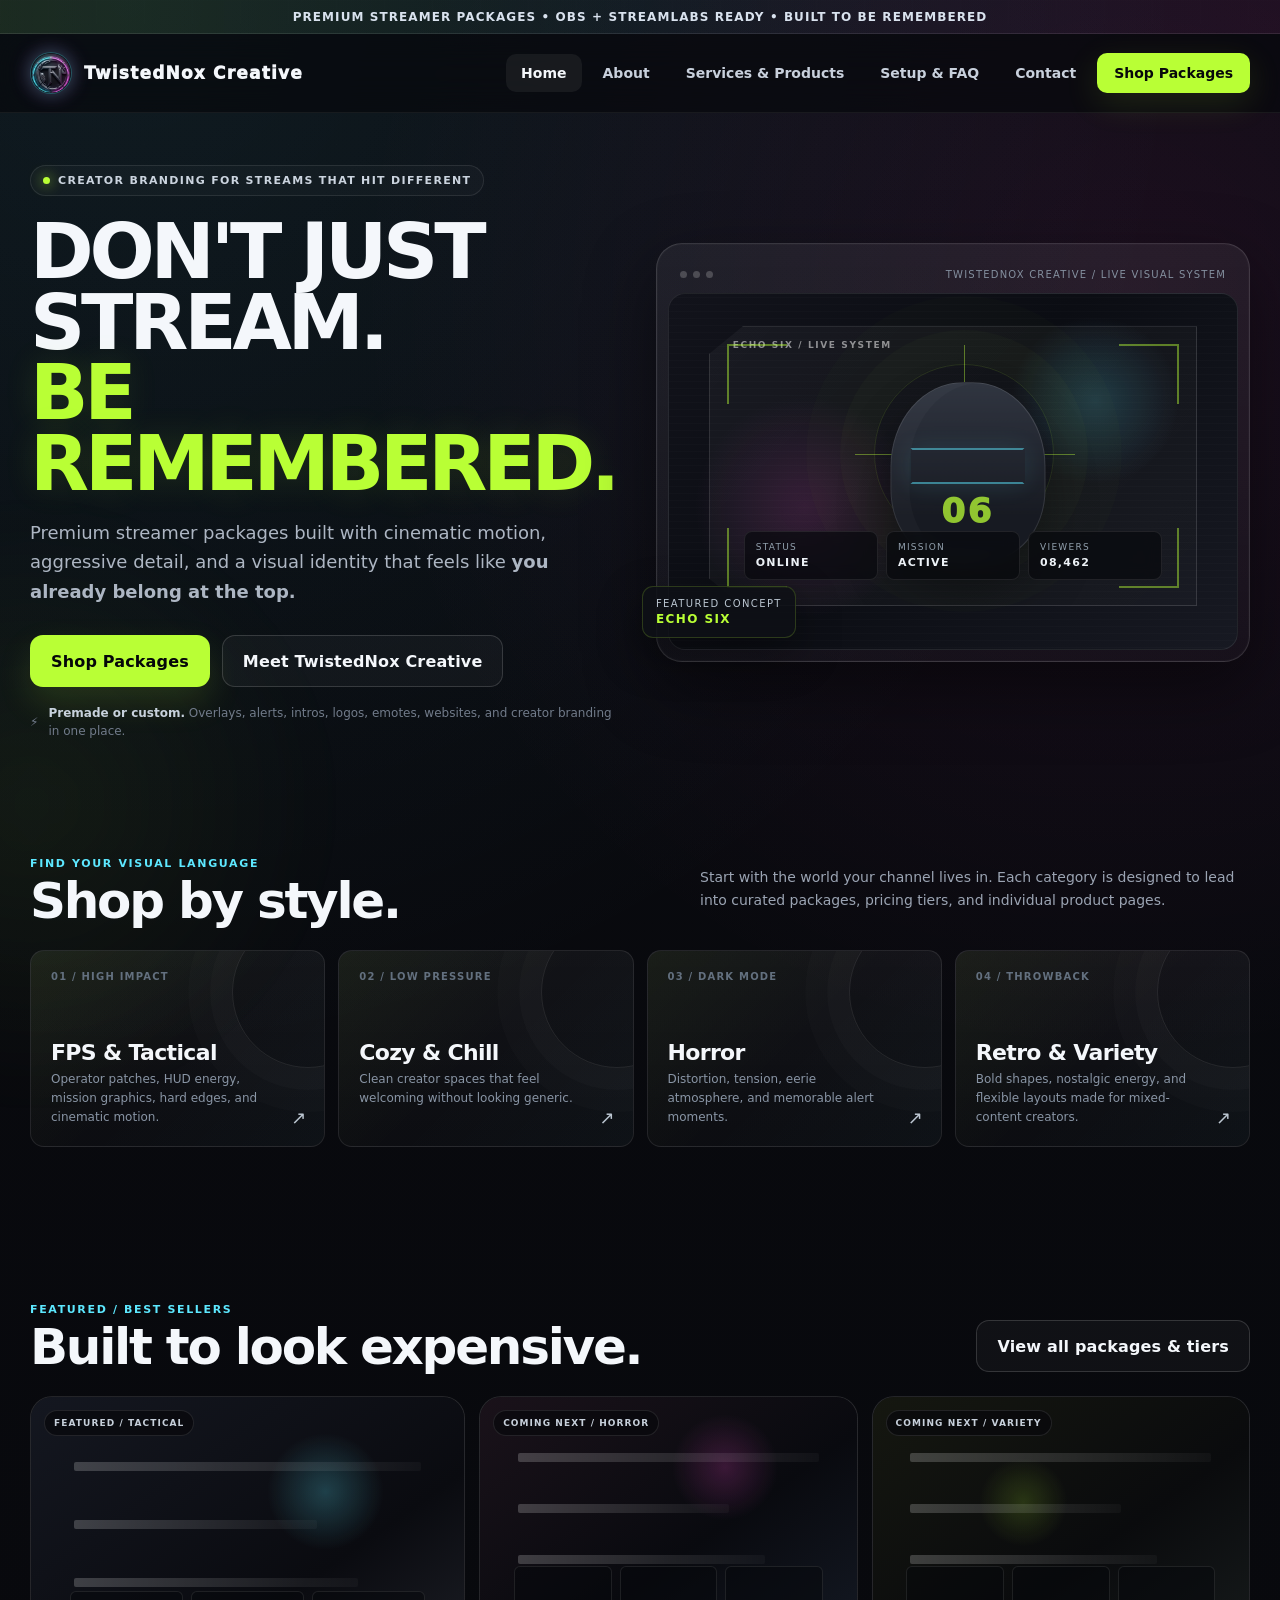
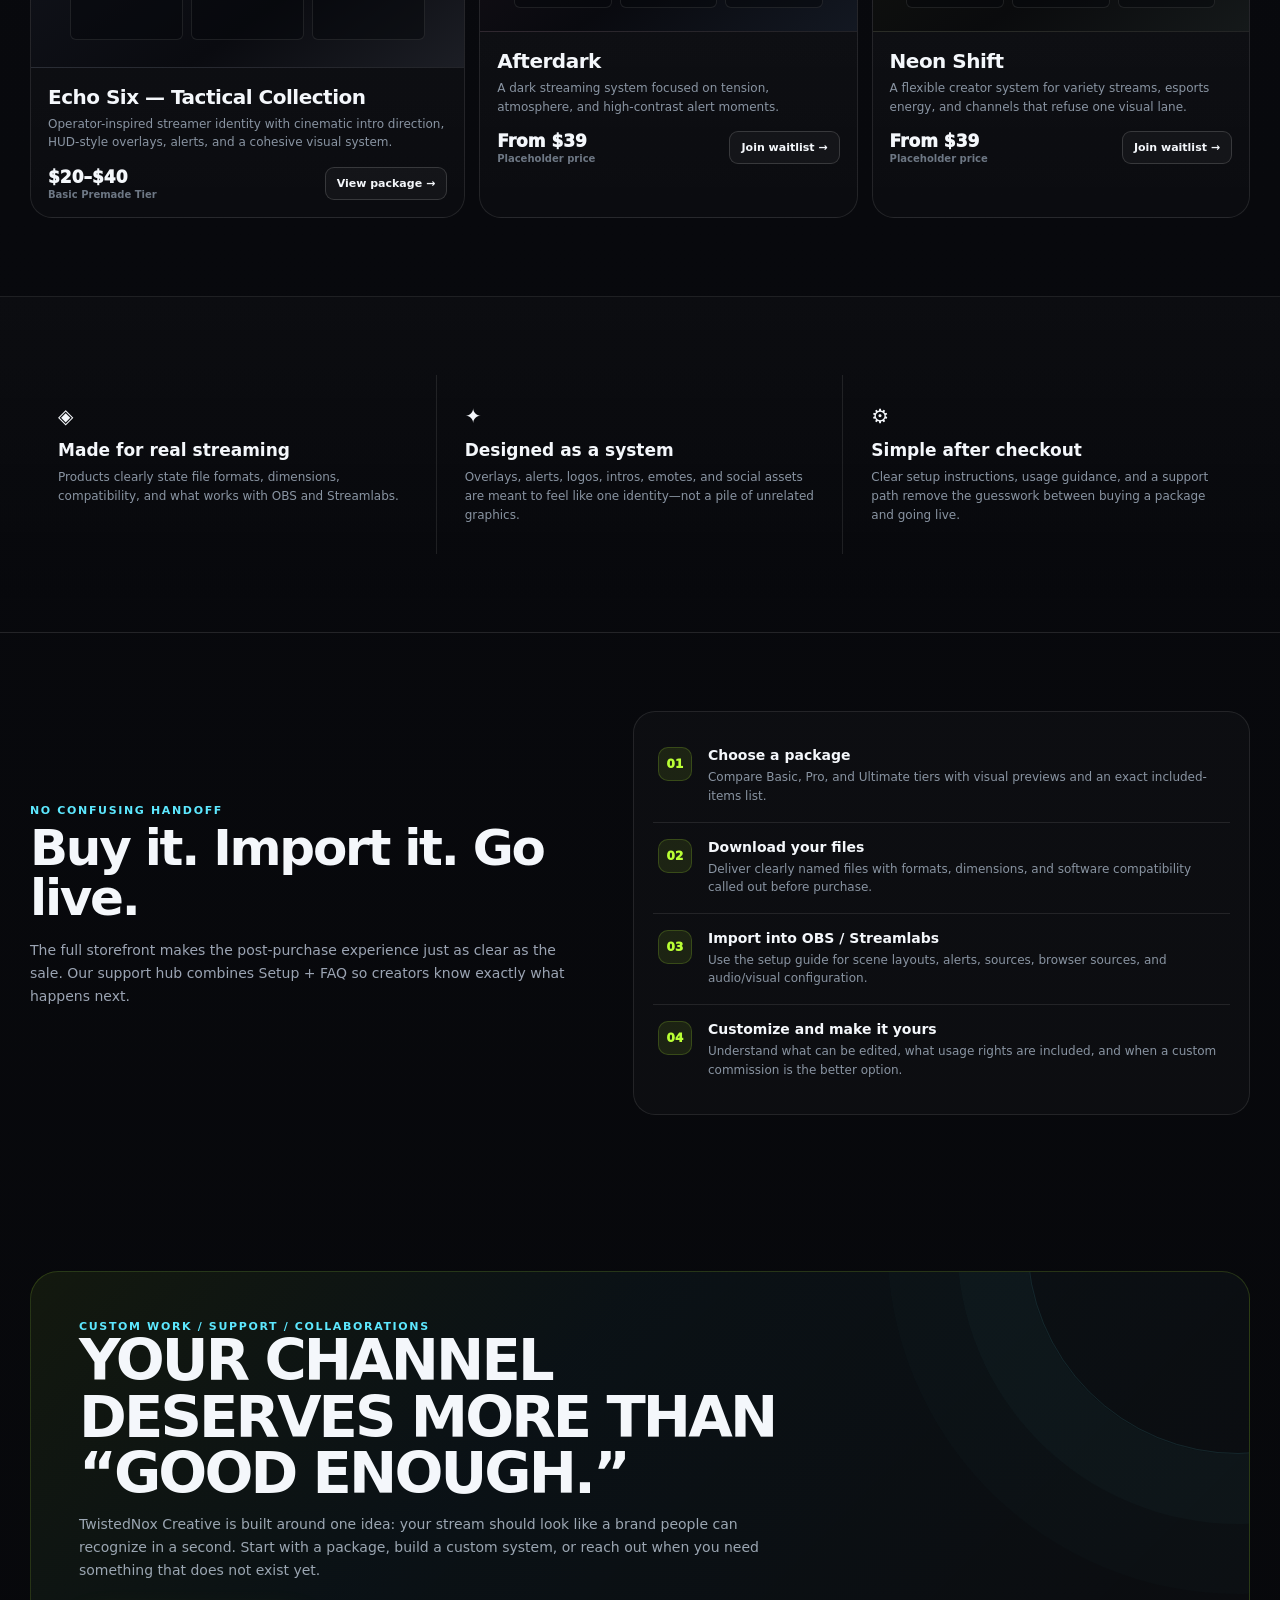
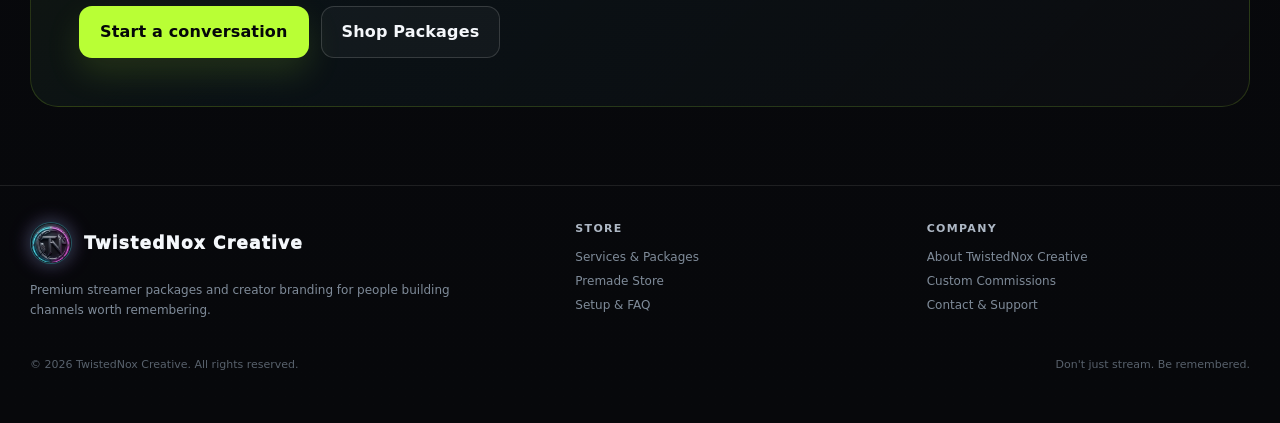
<file: index.html>
<!doctype html>
<html lang="en">
<head>
  <meta charset="utf-8" />
  <meta name="viewport" content="width=device-width, initial-scale=1" />
  <meta name="theme-color" content="#08090d" />
  <meta name="description" content="TwistedNox Creative creates cinematic, aggressive, premium streamer packages, animated overlays, alerts, logos, intros, emotes, websites, and creator branding built to make streams impossible to forget." />
  <meta name="keywords" content="Twitch overlays, Streamlabs overlays, OBS overlays, streamer packages, animated alerts, streamer branding, gaming graphics, esports branding, Twitch graphics, YouTube streaming, Kick streaming" />
  <meta name="author" content="TwistedNox Creative" />
  <meta property="og:title" content="TwistedNox Creative — Don't Just Stream. Be Remembered." />
  <meta property="og:description" content="Premium streamer packages and creator branding built around cinematic energy, aggressive esports aesthetics, and instant visual identity." />
  <meta property="og:type" content="website" />
  <title>TwistedNox Creative — Don't Just Stream. Be Remembered.</title>
  <link rel="icon" type="image/png" href="assets/twistednox-emblem-icon.png" />
  <link rel="apple-touch-icon" href="assets/twistednox-emblem-256.png" />

  <script type="application/ld+json">
  {
    "@context":"https://schema.org",
    "@type":"Organization",
    "name":"TwistedNox Creative",
    "alternateName":"TwistedNox Creative",
    "description":"Digital creative studio creating premium streamer packages, animated graphics, creator branding, intros, emotes, websites, and social identity assets.",
    "slogan":"Don't just stream. Be remembered.",
    "url":"https://example.com",
    "sameAs":[],
    "brand":{
      "@type":"Brand",
      "name":"TwistedNox Creative"
    }
  }
  </script>

  <style>
    :root {
      --bg: #08090d;
      --bg-2: #0d1018;
      --panel: rgba(17,20,30,.76);
      --panel-strong: #11141e;
      --line: rgba(255,255,255,.095);
      --line-strong: rgba(255,255,255,.15);
      --text: #f4f7fb;
      --muted: #9ba4b3;
      --muted-2: #717b8a;
      --accent: #b9ff35;
      --accent-2: #5de8ff;
      --hot: #ff4dd8;
      --danger: #ff4e5b;
      --shadow: 0 25px 70px rgba(0,0,0,.46);
      --radius: 22px;
      --radius-sm: 14px;
      --max: 1220px;
    }

    * { box-sizing: border-box; }
    html { scroll-behavior: smooth; }
    body {
      margin: 0;
      color: var(--text);
      background:
        radial-gradient(circle at 10% 0%, rgba(93,232,255,.08), transparent 28%),
        radial-gradient(circle at 88% 8%, rgba(255,77,216,.08), transparent 22%),
        linear-gradient(180deg, #090a0f 0%, #07080b 100%);
      font-family: Inter, ui-sans-serif, system-ui, -apple-system, BlinkMacSystemFont, "Segoe UI", sans-serif;
      overflow-x: hidden;
    }

    a { color: inherit; text-decoration: none; }
    button, a { -webkit-tap-highlight-color: transparent; }
    img, video { max-width: 100%; display: block; }
    .container { width: min(var(--max), calc(100% - 40px)); margin-inline: auto; }

    /* Ambient background grid */
    body::before {
      content: "";
      position: fixed;
      inset: 0;
      pointer-events: none;
      z-index: -2;
      opacity: .35;
      background-image:
        linear-gradient(rgba(255,255,255,.025) 1px, transparent 1px),
        linear-gradient(90deg, rgba(255,255,255,.025) 1px, transparent 1px);
      background-size: 48px 48px;
      mask-image: linear-gradient(to bottom, rgba(0,0,0,.95), transparent 75%);
    }

    body::after {
      content: "";
      position: fixed;
      width: 55vw;
      height: 55vw;
      left: -25vw;
      bottom: -20vw;
      background: radial-gradient(circle, rgba(185,255,53,.055), transparent 62%);
      filter: blur(24px);
      pointer-events: none;
      z-index: -1;
    }

    .announcement {
      min-height: 34px;
      display: grid;
      place-items: center;
      padding: 8px 16px;
      border-bottom: 1px solid var(--line);
      background: linear-gradient(90deg, rgba(185,255,53,.08), rgba(93,232,255,.04), rgba(255,77,216,.06));
      color: #d9e2ee;
      font-size: 12px;
      letter-spacing: .09em;
      text-transform: uppercase;
      font-weight: 800;
    }

    header {
      position: sticky;
      top: 0;
      z-index: 100;
      border-bottom: 1px solid rgba(255,255,255,.06);
      background: rgba(8,9,13,.72);
      backdrop-filter: blur(18px);
    }

    .nav {
      height: 78px;
      display: flex;
      align-items: center;
      justify-content: space-between;
      gap: 24px;
    }

    .brand {
      display: inline-flex;
      align-items: center;
      gap: 12px;
      font-weight: 950;
      letter-spacing: .07em;
      font-size: 17px;
      transition: transform .25s ease, filter .25s ease;
      cursor: pointer;
    }

    .brand-mark {
      width: 42px;
      height: 42px;
      border-radius: 50%;
      position: relative;
      overflow: hidden;
      display: grid;
      place-items: center;
      background: #08090d;
      border: 1px solid rgba(93,232,255,.35);
      box-shadow: 0 0 18px rgba(93,232,255,.25), 0 0 24px rgba(255,77,216,.2);
      transition: transform .3s cubic-bezier(.34,1.56,.64,1), box-shadow .3s ease, border-color .3s ease;
      flex-shrink: 0;
    }

    .brand-mark img {
      width: 100%;
      height: 100%;
      object-fit: cover;
      display: block;
      border-radius: 50%;
    }

    .brand-text {
      position: relative;
      transition: color .25s ease, text-shadow .25s ease;
    }

    /* Dual neon cyan + magenta glow on mouse hover */
    .brand:hover .brand-mark {
      transform: scale(1.08) rotate(4deg);
      border-color: #5de8ff;
      box-shadow:
        0 0 12px rgba(93,232,255,.8),
        0 0 28px rgba(93,232,255,.5),
        0 0 45px rgba(255,77,216,.45),
        inset 0 0 12px rgba(93,232,255,.3);
    }

    .brand:hover .brand-text {
      color: #ffffff;
      text-shadow:
        0 0 6px rgba(93,232,255,.9),
        0 0 15px rgba(93,232,255,.7),
        0 0 28px rgba(255,77,216,.65),
        0 0 45px rgba(255,77,216,.4);
    }

    /* Neon glow when text is highlighted/selected with mouse */
    ::selection {
      background: rgba(93,232,255,.28);
      color: #ffffff;
      text-shadow: 0 0 10px #5de8ff, 0 0 22px #ff4dd8;
    }
    ::-moz-selection {
      background: rgba(93,232,255,.28);
      color: #ffffff;
      text-shadow: 0 0 10px #5de8ff, 0 0 22px #ff4dd8;
    }

    .nav-links {
      display: flex;
      align-items: center;
      gap: 6px;
    }

    .nav-links a {
      padding: 11px 15px;
      border-radius: 10px;
      color: #c8d0dc;
      font-size: 14px;
      font-weight: 750;
      transition: .2s ease;
    }
    .nav-links a:hover, .nav-links a.active { color: var(--text); background: rgba(255,255,255,.06); }

    .nav-cta {
      padding: 12px 17px !important;
      color: #07090b !important;
      background: var(--accent) !important;
      box-shadow: 0 10px 35px rgba(185,255,53,.12);
    }
    .nav-cta:hover { background: #ceff72 !important; }

    .menu {
      display: none;
      border: 1px solid var(--line-strong);
      color: var(--text);
      background: rgba(255,255,255,.03);
      border-radius: 10px;
      width: 44px;
      height: 44px;
      cursor: pointer;
    }

    .hero {
      padding: 52px 0 34px;
    }

    .hero-grid {
      display: grid;
      grid-template-columns: .93fr 1.07fr;
      gap: 40px;
      align-items: center;
    }

    .eyebrow {
      display: inline-flex;
      align-items: center;
      gap: 8px;
      padding: 8px 12px;
      border: 1px solid var(--line);
      border-radius: 999px;
      color: #cbd4df;
      font-size: 11px;
      letter-spacing: .12em;
      text-transform: uppercase;
      font-weight: 900;
      background: rgba(255,255,255,.025);
    }
    .eyebrow-dot { width: 7px; height: 7px; border-radius: 999px; background: var(--accent); box-shadow: 0 0 14px var(--accent); }

    h1 {
      font-size: clamp(46px, 6vw, 86px);
      line-height: .92;
      letter-spacing: -.055em;
      margin: 21px 0 18px;
      max-width: 720px;
    }

    .accent-word {
      color: var(--accent);
      text-shadow: 0 0 34px rgba(185,255,53,.12);
    }

    .hero-copy {
      max-width: 590px;
      color: #adb6c3;
      font-size: 18px;
      line-height: 1.66;
      margin: 0 0 28px;
    }

    .hero-actions { display: flex; flex-wrap: wrap; gap: 12px; }
    .btn {
      display: inline-flex;
      align-items: center;
      justify-content: center;
      min-height: 52px;
      padding: 0 20px;
      border-radius: 13px;
      border: 1px solid transparent;
      font-weight: 900;
      letter-spacing: .01em;
      cursor: pointer;
      transition: transform .18s ease, box-shadow .18s ease, border-color .18s ease, background .18s ease;
    }
    .btn:hover { transform: translateY(-2px); }
    .btn-primary { color: #050709; background: var(--accent); box-shadow: 0 15px 34px rgba(185,255,53,.13); }
    .btn-primary:hover { box-shadow: 0 18px 45px rgba(185,255,53,.19); }
    .btn-secondary { color: var(--text); background: rgba(255,255,255,.035); border-color: var(--line-strong); }
    .btn-secondary:hover { background: rgba(255,255,255,.06); }

    .hero-note {
      display: flex;
      align-items: center;
      gap: 10px;
      margin-top: 17px;
      color: var(--muted-2);
      font-size: 12px;
      line-height: 1.5;
    }
    .hero-note strong { color: #c8d2dd; }

    /* Animated preview inspired by a real streamer control surface */
    .preview-wrap { position: relative; }
    .preview-shell {
      position: relative;
      border: 1px solid rgba(255,255,255,.13);
      border-radius: 26px;
      padding: 11px;
      background: linear-gradient(180deg, rgba(255,255,255,.06), rgba(255,255,255,.025));
      box-shadow: var(--shadow), inset 0 0 0 1px rgba(255,255,255,.02);
      overflow: hidden;
    }
    .preview-topbar {
      height: 38px;
      display: flex;
      align-items: center;
      justify-content: space-between;
      padding: 0 12px;
      color: #84909f;
      font-size: 10px;
      letter-spacing: .12em;
      text-transform: uppercase;
    }
    .lights { display: flex; gap: 6px; }
    .lights span { width: 7px; height: 7px; border-radius: 50%; background: rgba(255,255,255,.2); }
    .screen {
      aspect-ratio: 16/10;
      border-radius: 17px;
      position: relative;
      overflow: hidden;
      background:
        radial-gradient(circle at 75% 30%, rgba(93,232,255,.18), transparent 17%),
        radial-gradient(circle at 24% 60%, rgba(255,77,216,.14), transparent 23%),
        linear-gradient(135deg, #12131b 0%, #0b0d13 45%, #171922 100%);
      border: 1px solid rgba(255,255,255,.09);
      isolation: isolate;
    }
    .scanline {
      position: absolute;
      inset: 0;
      background: linear-gradient(to bottom, transparent 49%, rgba(255,255,255,.055) 50%, transparent 51%);
      background-size: 100% 7px;
      mix-blend-mode: screen;
      opacity: .16;
      animation: drift 10s linear infinite;
      pointer-events: none;
    }
    @keyframes drift { to { transform: translateY(28px); } }

    .crosshair {
      position: absolute;
      left: 52%; top: 45%;
      width: 180px; height: 180px;
      transform: translate(-50%, -50%);
      border: 1px solid rgba(185,255,53,.12);
      border-radius: 50%;
      box-shadow: 0 0 0 34px rgba(185,255,53,.02), 0 0 0 68px rgba(185,255,53,.012);
      animation: pulse 2.8s ease-in-out infinite;
    }
    .crosshair::before, .crosshair::after { content:""; position:absolute; background: rgba(185,255,53,.42); }
    .crosshair::before { width: 1px; height: 220px; left: 50%; top: -20px; }
    .crosshair::after { height: 1px; width: 220px; top: 50%; left: -20px; }
    @keyframes pulse { 50% { transform: translate(-50%, -50%) scale(1.05); opacity: .8; } }

    .operator {
      position: absolute;
      left: 7%; right: 7%; top: 9%; bottom: 12%;
      border: 1px solid rgba(255,255,255,.12);
      background: linear-gradient(135deg, rgba(255,255,255,.04), rgba(255,255,255,.015));
      clip-path: polygon(0 10%, 7% 0, 100% 0, 100% 100%, 7% 100%, 0 90%);
    }
    .operator::before {
      content: "ECHO SIX / LIVE SYSTEM";
      position: absolute; top: 13px; left: 23px;
      color: rgba(255,255,255,.52);
      font-size: 9px; font-weight: 900; letter-spacing: .18em;
    }
    .helmet {
      position: absolute; left: 53%; top: 52%; width: 155px; height: 180px;
      transform: translate(-50%, -50%);
      border: 1px solid rgba(255,255,255,.12);
      border-radius: 47% 47% 40% 40%;
      background: linear-gradient(180deg, #303540, #171a22 74%);
      box-shadow: inset 18px 0 rgba(255,255,255,.025), 0 30px 50px rgba(0,0,0,.35);
    }
    .helmet::before {
      content: ""; position: absolute; left: 50%; top: 47%; width: 110px; height: 32px;
      transform: translate(-50%, -50%);
      border: 2px solid rgba(93,232,255,.5);
      border-left-color: transparent; border-right-color: transparent;
      box-shadow: 0 0 25px rgba(93,232,255,.12);
    }
    .helmet::after {
      content: "06"; position: absolute; left: 50%; top: 61%; transform: translateX(-50%);
      color: rgba(185,255,53,.75); font-size: 34px; font-weight: 950; letter-spacing: .08em;
    }

    .corner { position:absolute; width:60px; height:60px; border-color: rgba(185,255,53,.45); border-style:solid; }
    .tl { top: 17px; left:17px; border-width:2px 0 0 2px; }
    .tr { top: 17px; right:17px; border-width:2px 2px 0 0; }
    .bl { bottom:17px; left:17px; border-width:0 0 2px 2px; }
    .br { bottom:17px; right:17px; border-width:0 2px 2px 0; }

    .status-strip {
      position: absolute; bottom: 9%; left: 7%; right: 7%;
      display: grid; grid-template-columns: 1fr 1fr 1fr; gap: 8px;
    }
    .status-strip div {
      padding: 10px 11px;
      border: 1px solid rgba(255,255,255,.09);
      background: rgba(8,9,13,.7);
      backdrop-filter: blur(8px);
      border-radius: 8px;
      font-size: 9px;
      text-transform: uppercase;
      letter-spacing: .14em;
      color: #92a0ad;
    }
    .status-strip b { display:block; color:#eef3f8; margin-top:4px; font-size:11px; }

    .preview-badge {
      position: absolute;
      left: -14px; bottom: 24px;
      padding: 11px 13px;
      border-radius: 11px;
      border: 1px solid rgba(185,255,53,.18);
      background: rgba(14,16,22,.88);
      box-shadow: 0 16px 44px rgba(0,0,0,.36);
      font-size: 10px;
      text-transform: uppercase;
      letter-spacing: .14em;
      color: #bac5d0;
    }
    .preview-badge strong { display:block; color:var(--accent); font-size:12px; margin-top:3px; }

    section { padding: 78px 0; }
    .section-head {
      display: flex;
      align-items: end;
      justify-content: space-between;
      gap: 24px;
      margin-bottom: 24px;
    }
    .section-kicker { color: var(--accent-2); text-transform: uppercase; letter-spacing: .15em; font-size: 11px; font-weight: 900; }
    .section-title { margin: 6px 0 0; font-size: clamp(30px, 4vw, 50px); letter-spacing: -.045em; line-height: 1; }
    .section-copy { max-width: 550px; color: var(--muted); line-height: 1.65; font-size: 14px; }

    .genre-grid { display: grid; grid-template-columns: repeat(4, 1fr); gap: 13px; }
    .genre-card {
      position: relative;
      min-height: 185px;
      padding: 20px;
      border: 1px solid var(--line);
      border-radius: var(--radius-sm);
      overflow: hidden;
      background: linear-gradient(180deg, rgba(255,255,255,.045), rgba(255,255,255,.018));
      transition: .22s ease;
    }
    .genre-card:hover { transform: translateY(-4px); border-color: rgba(185,255,53,.25); }
    .genre-card::before { content:""; position:absolute; inset:0; background: linear-gradient(135deg, rgba(185,255,53,.08), transparent 50%, rgba(93,232,255,.04)); opacity:.55; }
    .genre-card::after { content:""; position:absolute; width:150px; height:150px; right:-60px; top:-35px; border-radius:50%; border:1px solid rgba(255,255,255,.09); box-shadow: 0 0 0 22px rgba(255,255,255,.015), 0 0 0 44px rgba(255,255,255,.01); }
    .genre-number { position:relative; color:#63707f; font-size:10px; letter-spacing:.12em; font-weight:900; }
    .genre-card h3 { position:relative; margin: 58px 0 5px; font-size: 22px; letter-spacing:-.03em; }
    .genre-card p { position:relative; margin:0; color:#8995a5; font-size:12px; line-height:1.55; max-width:215px; }
    .genre-arrow { position:absolute; right:18px; bottom:18px; color:#bcc6d1; font-size:18px; }

    .featured {
      display: grid;
      grid-template-columns: 1.15fr 1fr 1fr;
      gap: 14px;
    }
    .product {
      min-width:0;
      overflow:hidden;
      border-radius: var(--radius);
      border:1px solid var(--line);
      background: linear-gradient(180deg, rgba(255,255,255,.045), rgba(255,255,255,.016));
      transition:.2s ease;
    }
    .product:hover { transform:translateY(-4px); border-color:var(--line-strong); box-shadow: 0 20px 50px rgba(0,0,0,.24); }
    .product-preview {
      aspect-ratio: 16/10;
      position:relative;
      overflow:hidden;
      background: #0c0e14;
      border-bottom:1px solid var(--line);
    }
    .product-preview.p1 { background: radial-gradient(circle at 68% 35%, rgba(93,232,255,.23), transparent 17%), linear-gradient(145deg,#141720,#0a0b10 66%,#1c1e25); }
    .product-preview.p2 { background: radial-gradient(circle at 65% 30%, rgba(255,77,216,.19), transparent 18%), linear-gradient(145deg,#1a121a,#090a0f 60%,#131822); }
    .product-preview.p3 { background: radial-gradient(circle at 40% 45%, rgba(185,255,53,.16), transparent 17%), linear-gradient(145deg,#151710,#0a0b0d 62%,#15191a); }
    .preview-tag { position:absolute; top:13px; left:13px; padding:7px 9px; border-radius:999px; background:rgba(8,9,13,.75); border:1px solid rgba(255,255,255,.1); color:#c7d0db; font-size:9px; font-weight:900; letter-spacing:.12em; text-transform:uppercase; }
    .preview-lines { position:absolute; inset:24% 10% 15%; display:grid; gap:10px; }
    .preview-lines span { height:9px; border-radius:2px; background:linear-gradient(90deg, rgba(255,255,255,.2), rgba(255,255,255,.03)); }
    .preview-lines span:nth-child(2) { width:70%; }
    .preview-lines span:nth-child(3) { width:82%; }
    .preview-lower { position:absolute; left:9%; right:9%; bottom:10%; height:18%; display:flex; gap:8px; }
    .preview-lower span { flex:1; border:1px solid rgba(255,255,255,.09); background:rgba(7,8,12,.52); border-radius:6px; }
    .product-body { padding: 17px; }
    .product-body h3 { margin:0 0 6px; font-size:20px; letter-spacing:-.025em; }
    .product-body p { margin:0 0 14px; color:#8994a2; font-size:12px; line-height:1.55; min-height:38px; }
    .product-foot { display:flex; justify-content:space-between; align-items:center; gap:12px; }
    .price { font-weight:950; font-size:17px; }
    .price small { display:block; color:#6d7784; font-size:10px; font-weight:700; margin-top:2px; }
    .mini-btn { padding:9px 11px; border-radius:9px; border:1px solid var(--line-strong); background:rgba(255,255,255,.035); font-size:11px; font-weight:900; }

    .value {
      border-top:1px solid var(--line);
      border-bottom:1px solid var(--line);
      background: linear-gradient(180deg, rgba(255,255,255,.02), transparent);
    }
    .value-grid { display:grid; grid-template-columns:repeat(3,1fr); gap:0; }
    .value-item { padding:29px 28px; border-right:1px solid var(--line); }
    .value-item:last-child { border-right:0; }
    .value-icon { font-size:20px; }
    .value-item h3 { margin:12px 0 8px; font-size:17px; }
    .value-item p { margin:0; color:#8994a2; line-height:1.6; font-size:12px; }

    .process {
      display:grid;
      grid-template-columns: 1fr 1.1fr;
      gap: 42px;
      align-items:center;
    }
    .process-card { border:1px solid var(--line); border-radius:var(--radius); padding:19px; background:rgba(255,255,255,.025); }
    .step { display:flex; gap:16px; padding:16px 5px; border-bottom:1px solid var(--line); }
    .step:last-child { border-bottom:0; }
    .step-num { flex:0 0 34px; width:34px; height:34px; border-radius:10px; display:grid; place-items:center; background:rgba(185,255,53,.09); border:1px solid rgba(185,255,53,.18); color:var(--accent); font-weight:950; font-size:12px; }
    .step h4 { margin:0 0 5px; font-size:14px; }
    .step p { margin:0; color:#8994a2; font-size:12px; line-height:1.55; }

    .manifesto {
      position:relative;
      overflow:hidden;
      border:1px solid rgba(185,255,53,.16);
      border-radius: 28px;
      padding: 48px;
      background: linear-gradient(135deg, rgba(185,255,53,.065), rgba(93,232,255,.045) 38%, rgba(255,255,255,.018));
    }
    .manifesto::after { content:""; position:absolute; width:420px; height:420px; right:-200px; top:-240px; border-radius:50%; border:1px solid rgba(93,232,255,.11); box-shadow:0 0 0 70px rgba(93,232,255,.02), 0 0 0 140px rgba(93,232,255,.01); }
    .manifesto h2 { position:relative; margin:0 0 10px; max-width:760px; font-size:clamp(30px,4.5vw,58px); letter-spacing:-.05em; line-height:.98; }
    .manifesto p { position:relative; max-width:690px; margin:0 0 24px; color:#9ba6b2; line-height:1.65; font-size:14px; }

    footer { padding:36px 0 52px; border-top:1px solid var(--line); }
    .footer-grid { display:grid; grid-template-columns: 1.6fr 1fr 1fr; gap:28px; }
    .footer-brand { max-width:440px; }
    .footer-brand p { color:#7f8b99; font-size:12px; line-height:1.65; margin:14px 0 0; }
    .footer-col h4 { margin:0 0 10px; font-size:11px; letter-spacing:.12em; text-transform:uppercase; color:#aeb8c5; }
    .footer-col a { display:block; padding:5px 0; color:#7f8b99; font-size:12px; }
    .footer-col a:hover { color:#eaf0f5; }
    .copyright { margin-top:38px; color:#58616c; font-size:11px; display:flex; justify-content:space-between; gap:20px; }

    .reveal { opacity:0; transform:translateY(20px); transition:opacity .7s ease, transform .7s ease; }
    .reveal.is-visible { opacity:1; transform:none; }

    @media (max-width: 980px) {
      .hero-grid, .process { grid-template-columns: 1fr; }
      .hero { padding-top: 35px; }
      .genre-grid { grid-template-columns:repeat(2,1fr); }
      .featured { grid-template-columns:1fr 1fr; }
      .featured .product:first-child { grid-column:1/-1; }
      .footer-grid { grid-template-columns:1.6fr 1fr 1fr; }
      .nav-links { display:none; position:absolute; top:78px; left:20px; right:20px; padding:10px; border:1px solid var(--line-strong); border-radius:14px; background:rgba(10,11,16,.97); flex-direction:column; align-items:stretch; box-shadow:var(--shadow); }
      .nav-links.open { display:flex; }
      .menu { display:block; }
    }

    @media (max-width: 680px) {
      .container { width:min(var(--max), calc(100% - 28px)); }
      .nav { height:68px; }
      .nav-links { top:68px; left:14px; right:14px; }
      .hero-copy { font-size:16px; }
      h1 { font-size:52px; }
      .preview-badge { left:10px; bottom:10px; }
      .genre-grid, .featured, .value-grid { grid-template-columns:1fr; }
      .featured .product:first-child { grid-column:auto; }
      .value-item { border-right:0; border-bottom:1px solid var(--line); }
      .value-item:last-child { border-bottom:0; }
      .manifesto { padding:31px 23px; }
      .footer-grid { grid-template-columns:1fr 1fr; }
      .footer-brand { grid-column:1/-1; }
      .copyright { flex-direction:column; }
    }

    @media (prefers-reduced-motion: reduce) {
      html { scroll-behavior:auto; }
      *, *::before, *::after { animation-duration:.001ms !important; animation-iteration-count:1 !important; transition-duration:.001ms !important; }
    }
  </style>
</head>
<body>
  <div class="announcement">Premium streamer packages • OBS + Streamlabs ready • Built to be remembered</div>

  <header>
    <div class="container nav">
      <a class="brand" href="index.html" aria-label="TwistedNox Creative home">
        <span class="brand-mark">
          <img src="assets/twistednox-emblem-256.png" alt="TwistedNox Emblem" width="42" height="42" />
        </span>
        <span class="brand-text">TwistedNox Creative</span>
      </a>

      <button class="menu" id="menuBtn" aria-label="Open navigation" aria-expanded="false">☰</button>

      <nav class="nav-links" id="navLinks" aria-label="Primary navigation">
        <a class="active" href="index.html">Home</a>
        <a href="about.html">About</a>
        <a href="services.html">Services &amp; Products</a>
        <a href="#setup">Setup &amp; FAQ</a>
        <a href="contact.html">Contact</a>
        <a class="nav-cta" href="services.html">Shop Packages</a>
      </nav>
    </div>
  </header>

  <main id="top">
    <section class="hero">
      <div class="container hero-grid">
        <div class="reveal">
          <span class="eyebrow"><span class="eyebrow-dot"></span> Creator branding for streams that hit different</span>
          <h1>DON'T JUST STREAM.<br><span class="accent-word">BE REMEMBERED.</span></h1>
          <p class="hero-copy">Premium streamer packages built with cinematic motion, aggressive detail, and a visual identity that feels like <strong>you already belong at the top.</strong></p>
          <div class="hero-actions">
            <a class="btn btn-primary" href="services.html">Shop Packages</a>
            <a class="btn btn-secondary" href="about.html">Meet TwistedNox Creative</a>
          </div>
          <div class="hero-note"><span>⚡</span><span><strong>Premade or custom.</strong> Overlays, alerts, intros, logos, emotes, websites, and creator branding in one place.</span></div>
        </div>

        <div class="preview-wrap reveal" aria-label="Animated showcase preview">
          <div class="preview-shell">
            <div class="preview-topbar">
              <div class="lights"><span></span><span></span><span></span></div>
              <span>TWISTEDNOX CREATIVE / LIVE VISUAL SYSTEM</span>
            </div>
            <div class="screen">
              <div class="scanline"></div>
              <div class="crosshair"></div>
              <div class="operator">
                <div class="helmet"></div>
                <div class="corner tl"></div><div class="corner tr"></div><div class="corner bl"></div><div class="corner br"></div>
                <div class="status-strip">
                  <div>STATUS<b>ONLINE</b></div>
                  <div>MISSION<b>ACTIVE</b></div>
                  <div>VIEWERS<b>08,462</b></div>
                </div>
              </div>
            </div>
          </div>
          <div class="preview-badge">Featured concept<strong>ECHO SIX</strong></div>
        </div>
      </div>
    </section>

    <section id="genres" class="reveal">
      <div class="container">
        <div class="section-head">
          <div>
            <div class="section-kicker">Find your visual language</div>
            <h2 class="section-title">Shop by style.</h2>
          </div>
          <p class="section-copy">Start with the world your channel lives in. Each category is designed to lead into curated packages, pricing tiers, and individual product pages.</p>
        </div>

        <div class="genre-grid">
          <a class="genre-card" href="services.html#products">
            <div class="genre-number">01 / HIGH IMPACT</div>
            <h3>FPS &amp; Tactical</h3>
            <p>Operator patches, HUD energy, mission graphics, hard edges, and cinematic motion.</p>
            <span class="genre-arrow">↗</span>
          </a>
          <a class="genre-card" href="services.html#tiers">
            <div class="genre-number">02 / LOW PRESSURE</div>
            <h3>Cozy &amp; Chill</h3>
            <p>Clean creator spaces that feel welcoming without looking generic.</p>
            <span class="genre-arrow">↗</span>
          </a>
          <a class="genre-card" href="services.html#products">
            <div class="genre-number">03 / DARK MODE</div>
            <h3>Horror</h3>
            <p>Distortion, tension, eerie atmosphere, and memorable alert moments.</p>
            <span class="genre-arrow">↗</span>
          </a>
          <a class="genre-card" href="services.html#products">
            <div class="genre-number">04 / THROWBACK</div>
            <h3>Retro &amp; Variety</h3>
            <p>Bold shapes, nostalgic energy, and flexible layouts made for mixed-content creators.</p>
            <span class="genre-arrow">↗</span>
          </a>
        </div>
      </div>
    </section>

    <section id="shop" class="reveal">
      <div class="container">
        <div class="section-head">
          <div>
            <div class="section-kicker">Featured / best sellers</div>
            <h2 class="section-title">Built to look expensive.</h2>
          </div>
          <a href="services.html" class="btn btn-secondary">View all packages &amp; tiers</a>
        </div>

        <div class="featured">
          <article class="product">
            <div class="product-preview p1">
              <span class="preview-tag">Featured / Tactical</span>
              <div class="preview-lines"><span></span><span></span><span></span></div>
              <div class="preview-lower"><span></span><span></span><span></span></div>
            </div>
            <div class="product-body">
              <h3>Echo Six — Tactical Collection</h3>
              <p>Operator-inspired streamer identity with cinematic intro direction, HUD-style overlays, alerts, and a cohesive visual system.</p>
              <div class="product-foot">
                <div class="price">$20–$40 <small>Basic Premade Tier</small></div>
                <a class="mini-btn" href="services.html#echo-six">View package →</a>
              </div>
            </div>
          </article>

          <article class="product">
            <div class="product-preview p2">
              <span class="preview-tag">Coming next / Horror</span>
              <div class="preview-lines"><span></span><span></span><span></span></div>
              <div class="preview-lower"><span></span><span></span><span></span></div>
            </div>
            <div class="product-body">
              <h3>Afterdark</h3>
              <p>A dark streaming system focused on tension, atmosphere, and high-contrast alert moments.</p>
              <div class="product-foot">
                <div class="price">From $39 <small>Placeholder price</small></div>
                <a class="mini-btn" href="services.html#products">Join waitlist →</a>
              </div>
            </div>
          </article>

          <article class="product">
            <div class="product-preview p3">
              <span class="preview-tag">Coming next / Variety</span>
              <div class="preview-lines"><span></span><span></span><span></span></div>
              <div class="preview-lower"><span></span><span></span><span></span></div>
            </div>
            <div class="product-body">
              <h3>Neon Shift</h3>
              <p>A flexible creator system for variety streams, esports energy, and channels that refuse one visual lane.</p>
              <div class="product-foot">
                <div class="price">From $39 <small>Placeholder price</small></div>
                <a class="mini-btn" href="services.html#products">Join waitlist →</a>
              </div>
            </div>
          </article>
        </div>
      </div>
    </section>

    <section class="value reveal" aria-label="Why TwistedNox Creative">
      <div class="container">
        <div class="value-grid">
          <div class="value-item">
            <div class="value-icon">◈</div>
            <h3>Made for real streaming</h3>
            <p>Products clearly state file formats, dimensions, compatibility, and what works with OBS and Streamlabs.</p>
          </div>
          <div class="value-item">
            <div class="value-icon">✦</div>
            <h3>Designed as a system</h3>
            <p>Overlays, alerts, logos, intros, emotes, and social assets are meant to feel like one identity—not a pile of unrelated graphics.</p>
          </div>
          <div class="value-item">
            <div class="value-icon">⚙</div>
            <h3>Simple after checkout</h3>
            <p>Clear setup instructions, usage guidance, and a support path remove the guesswork between buying a package and going live.</p>
          </div>
        </div>
      </div>
    </section>

    <section id="setup" class="reveal">
      <div class="container process">
        <div>
          <div class="section-kicker">No confusing handoff</div>
          <h2 class="section-title">Buy it. Import it. Go live.</h2>
          <p class="section-copy" style="margin-top:16px;">The full storefront makes the post-purchase experience just as clear as the sale. Our support hub combines Setup + FAQ so creators know exactly what happens next.</p>
        </div>

        <div class="process-card">
          <div class="step"><div class="step-num">01</div><div><h4>Choose a package</h4><p>Compare Basic, Pro, and Ultimate tiers with visual previews and an exact included-items list.</p></div></div>
          <div class="step"><div class="step-num">02</div><div><h4>Download your files</h4><p>Deliver clearly named files with formats, dimensions, and software compatibility called out before purchase.</p></div></div>
          <div class="step"><div class="step-num">03</div><div><h4>Import into OBS / Streamlabs</h4><p>Use the setup guide for scene layouts, alerts, sources, browser sources, and audio/visual configuration.</p></div></div>
          <div class="step"><div class="step-num">04</div><div><h4>Customize and make it yours</h4><p>Understand what can be edited, what usage rights are included, and when a custom commission is the better option.</p></div></div>
        </div>
      </div>
    </section>

    <section id="contact" class="reveal">
      <div class="container">
        <div class="manifesto">
          <div class="section-kicker">Custom work / support / collaborations</div>
          <h2>YOUR CHANNEL DESERVES MORE THAN “GOOD ENOUGH.”</h2>
          <p>TwistedNox Creative is built around one idea: your stream should look like a brand people can recognize in a second. Start with a package, build a custom system, or reach out when you need something that does not exist yet.</p>
          <div class="hero-actions">
            <a class="btn btn-primary" href="mailto:hello@twistednoxcreative.com">Start a conversation</a>
            <a class="btn btn-secondary" href="services.html">Shop Packages</a>
          </div>
        </div>
      </div>
    </section>
  </main>

  <footer>
    <div class="container">
      <div class="footer-grid">
        <div class="footer-brand">
          <a class="brand" href="index.html">
            <span class="brand-mark">
              <img src="assets/twistednox-emblem-256.png" alt="TwistedNox Emblem" width="42" height="42" />
            </span>
            <span class="brand-text">TwistedNox Creative</span>
          </a>
          <p>Premium streamer packages and creator branding for people building channels worth remembering.</p>
        </div>
        <div class="footer-col">
          <h4>Store</h4>
          <a href="services.html">Services &amp; Packages</a>
          <a href="services.html#products">Premade Store</a>
          <a href="index.html#setup">Setup &amp; FAQ</a>
        </div>
        <div class="footer-col">
          <h4>Company</h4>
          <a href="about.html">About TwistedNox Creative</a>
          <a href="services.html#tiers">Custom Commissions</a>
          <a href="mailto:hello@twistednoxcreative.com">Contact &amp; Support</a>
        </div>
      </div>
      <div class="copyright">
        <span>© <span id="year"></span> TwistedNox Creative. All rights reserved.</span>
        <span>Don't just stream. Be remembered.</span>
      </div>
    </div>
  </footer>

  <script>
    const menuBtn = document.getElementById('menuBtn');
    const navLinks = document.getElementById('navLinks');
    menuBtn?.addEventListener('click', () => {
      const open = navLinks.classList.toggle('open');
      menuBtn.setAttribute('aria-expanded', String(open));
    });

    navLinks?.querySelectorAll('a').forEach(link => {
      link.addEventListener('click', () => {
        navLinks.classList.remove('open');
        menuBtn?.setAttribute('aria-expanded', 'false');
      });
    });

    const year = document.getElementById('year');
    if (year) year.textContent = new Date().getFullYear();

    const observer = new IntersectionObserver(entries => {
      entries.forEach(entry => {
        if (entry.isIntersecting) {
          entry.target.classList.add('is-visible');
          observer.unobserve(entry.target);
        }
      });
    }, { threshold: 0.08 });
    document.querySelectorAll('.reveal').forEach(el => observer.observe(el));
  </script>
</body>
</html>
</file>
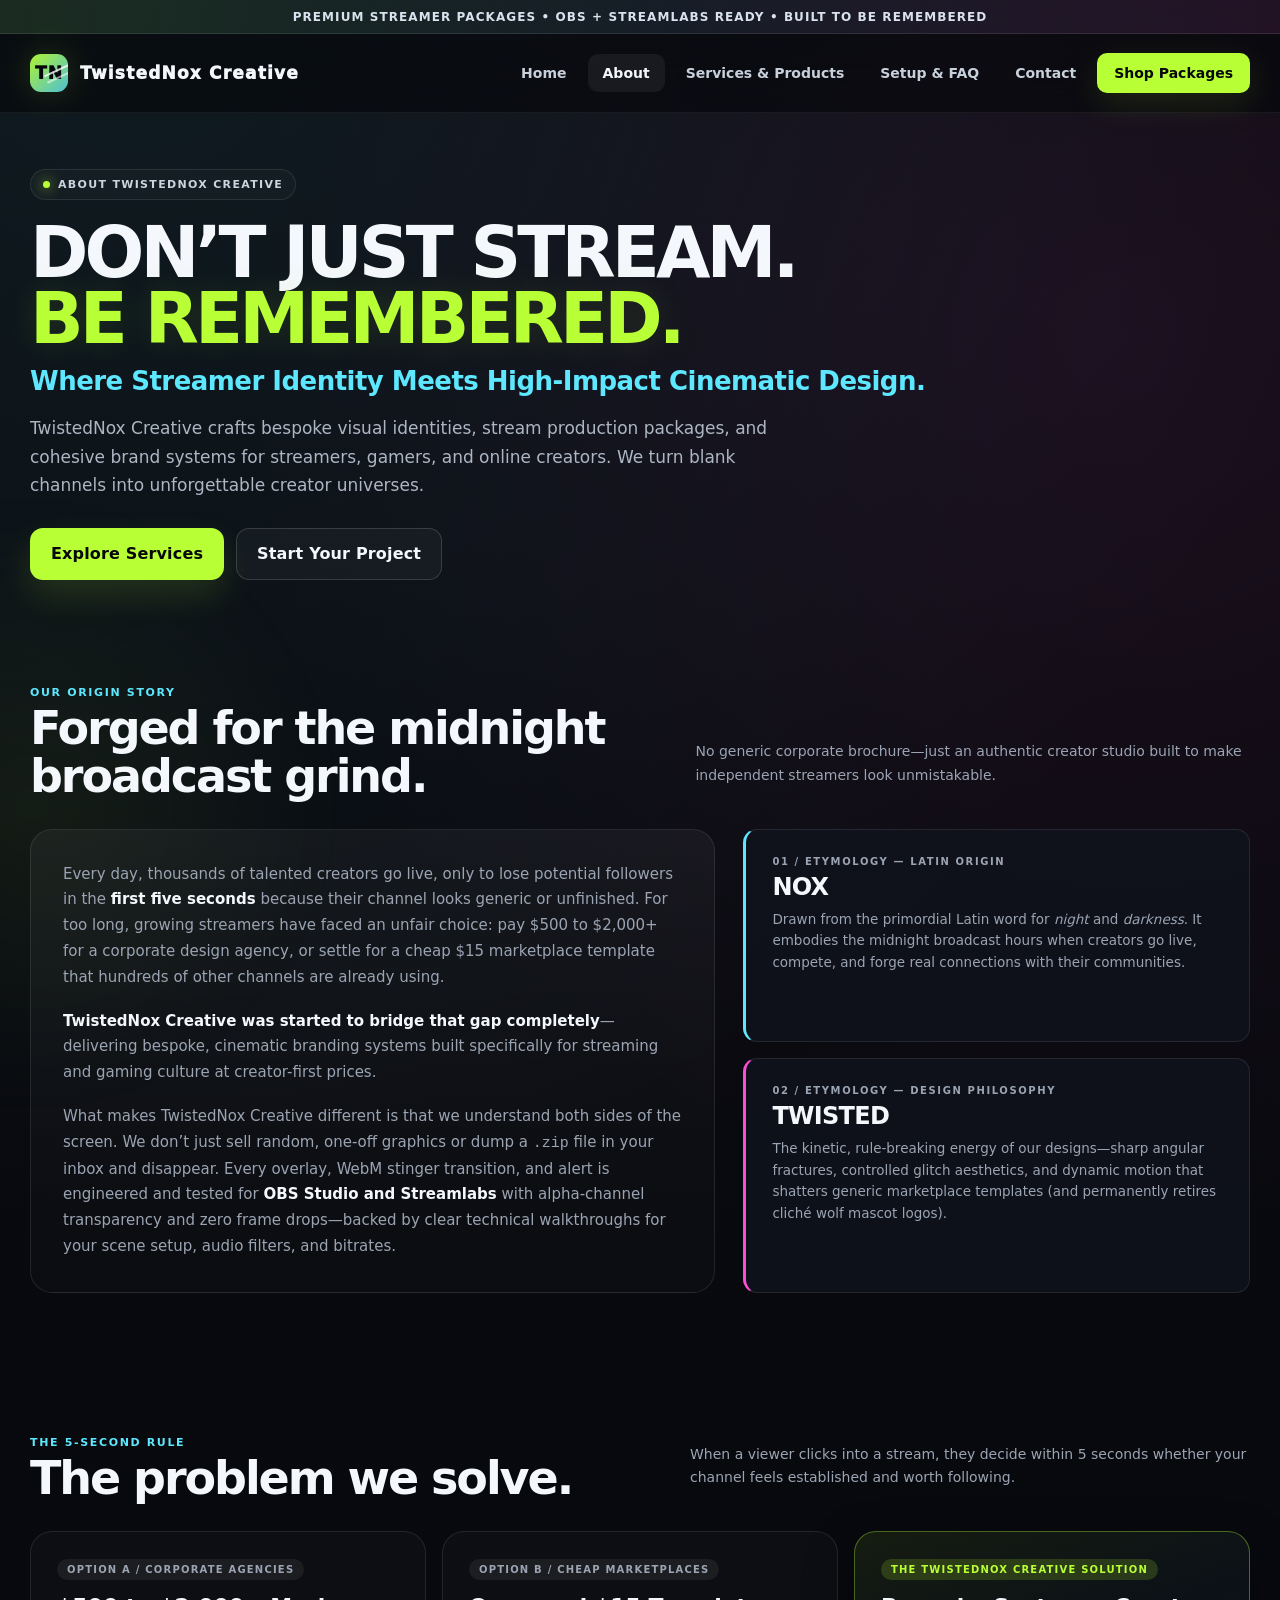
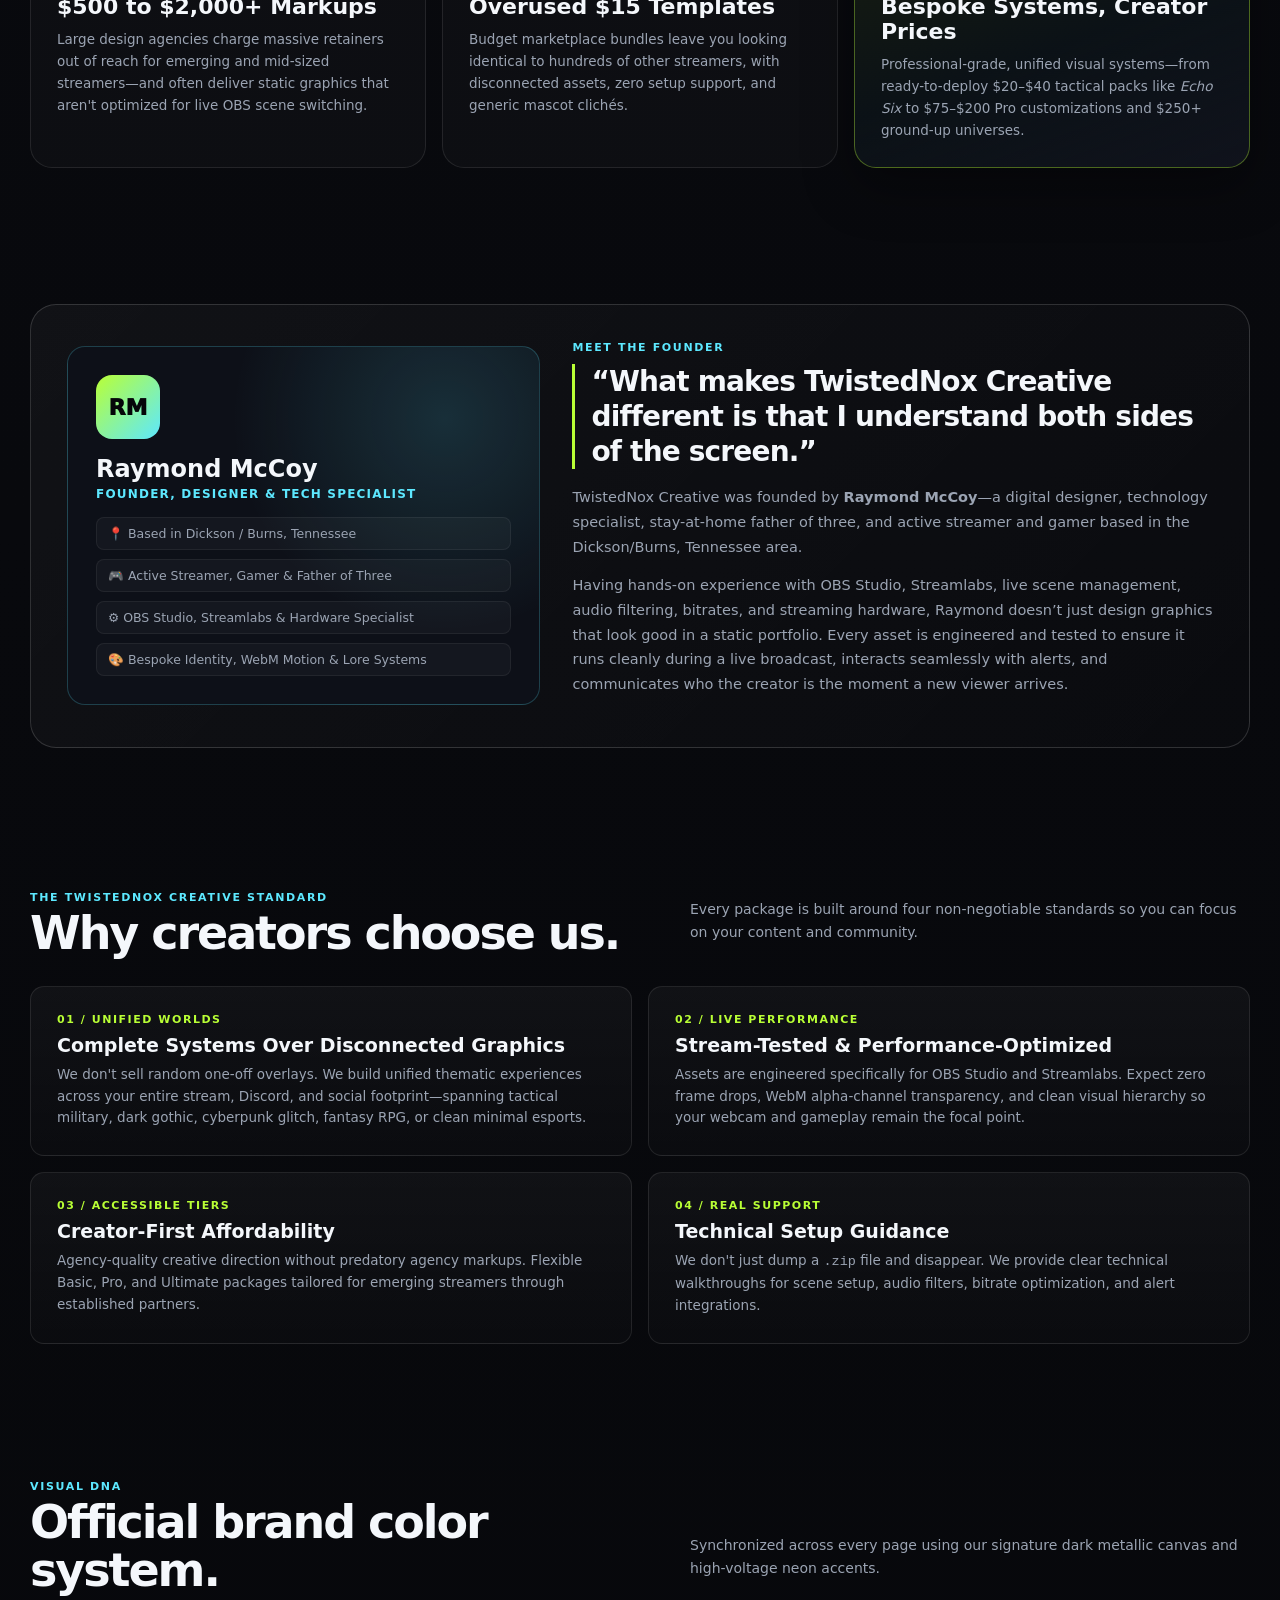
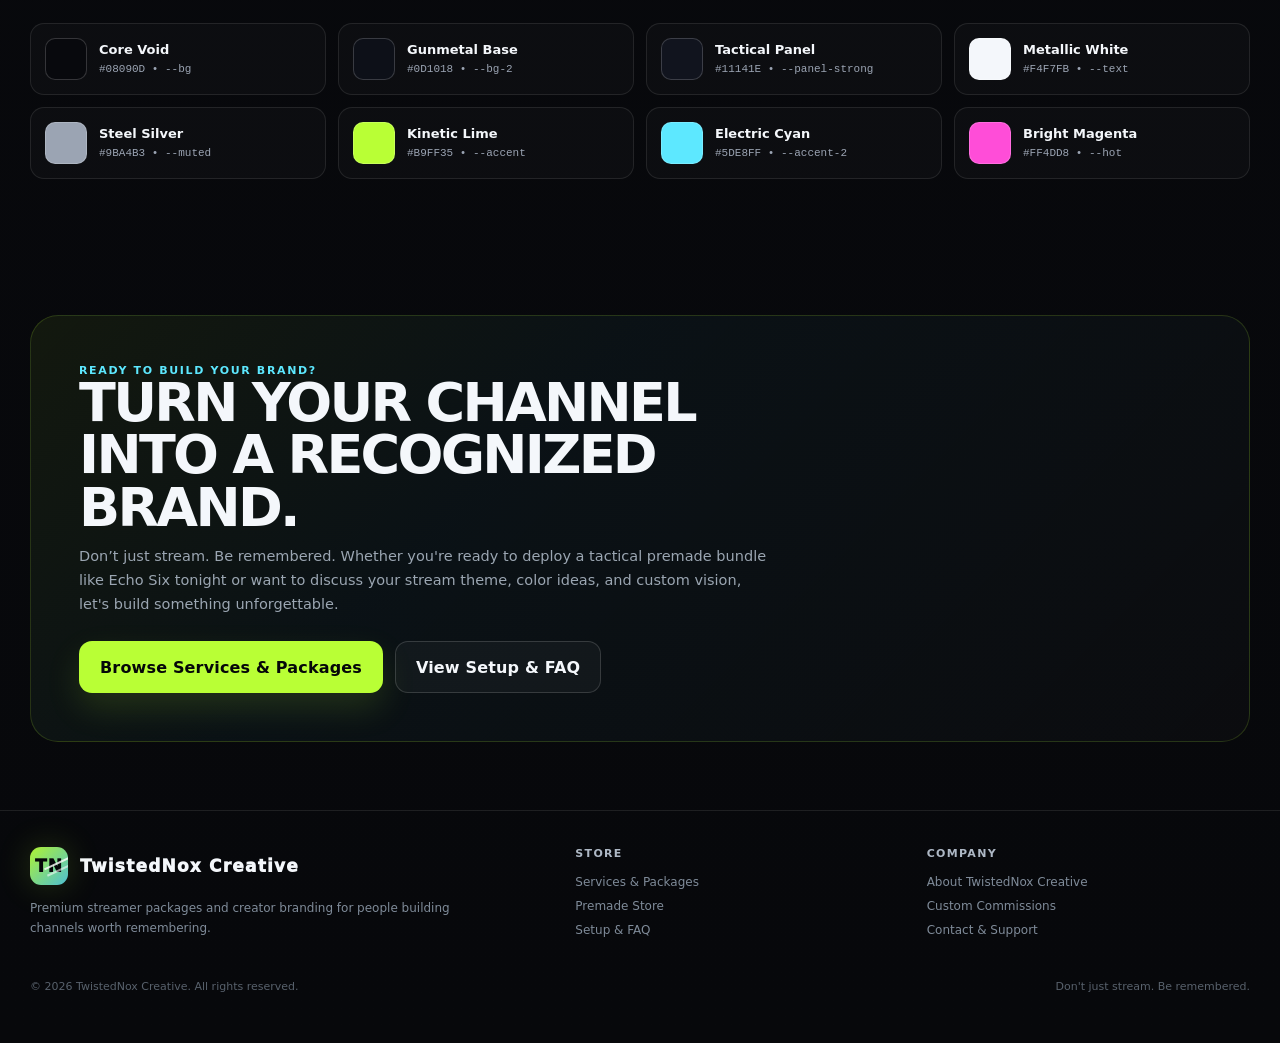
<file: about.html>
<!doctype html>
<html lang="en">
<head>
  <meta charset="utf-8" />
  <meta name="viewport" content="width=device-width, initial-scale=1" />
  <meta name="theme-color" content="#08090d" />
  <meta name="description" content="Learn the story behind TwistedNox Creative and founder Raymond McCoy. Where streamer identity meets high-impact cinematic design and real OBS technical mastery." />
  <meta name="author" content="TwistedNox Creative" />
  <meta property="og:title" content="About TwistedNox Creative — Don't Just Stream. Be Remembered." />
  <meta property="og:description" content="Founded by Raymond McCoy in Tennessee, TwistedNox Creative builds bespoke visual identities and stream-tested production packages at creator-first prices." />
  <meta property="og:type" content="website" />
  <title>About — TwistedNox Creative | Don't Just Stream. Be Remembered.</title>
  <link rel="icon" type="image/png" href="assets/twistednox-emblem-icon.png" />
  <link rel="apple-touch-icon" href="assets/twistednox-emblem-256.png" />

  <style>
    :root {
      --bg: #08090d;
      --bg-2: #0d1018;
      --panel: rgba(17,20,30,.76);
      --panel-strong: #11141e;
      --line: rgba(255,255,255,.095);
      --line-strong: rgba(255,255,255,.15);
      --text: #f4f7fb;
      --muted: #9ba4b3;
      --muted-2: #717b8a;
      --accent: #b9ff35;
      --accent-2: #5de8ff;
      --hot: #ff4dd8;
      --danger: #ff4e5b;
      --shadow: 0 25px 70px rgba(0,0,0,.46);
      --radius: 22px;
      --radius-sm: 14px;
      --max: 1220px;
    }

    * { box-sizing: border-box; }
    html { scroll-behavior: smooth; }
    body {
      margin: 0;
      color: var(--text);
      background:
        radial-gradient(circle at 10% 0%, rgba(93,232,255,.08), transparent 28%),
        radial-gradient(circle at 88% 8%, rgba(255,77,216,.08), transparent 22%),
        linear-gradient(180deg, #090a0f 0%, #07080b 100%);
      font-family: Inter, ui-sans-serif, system-ui, -apple-system, BlinkMacSystemFont, "Segoe UI", sans-serif;
      overflow-x: hidden;
    }

    a { color: inherit; text-decoration: none; }
    button, a { -webkit-tap-highlight-color: transparent; }
    .container { width: min(var(--max), calc(100% - 40px)); margin-inline: auto; }

    body::before {
      content: "";
      position: fixed;
      inset: 0;
      pointer-events: none;
      z-index: -2;
      opacity: .35;
      background-image:
        linear-gradient(rgba(255,255,255,.025) 1px, transparent 1px),
        linear-gradient(90deg, rgba(255,255,255,.025) 1px, transparent 1px);
      background-size: 48px 48px;
      mask-image: linear-gradient(to bottom, rgba(0,0,0,.95), transparent 75%);
    }

    body::after {
      content: "";
      position: fixed;
      width: 55vw;
      height: 55vw;
      left: -25vw;
      bottom: -20vw;
      background: radial-gradient(circle, rgba(185,255,53,.055), transparent 62%);
      filter: blur(24px);
      pointer-events: none;
      z-index: -1;
    }

    .announcement {
      min-height: 34px;
      display: grid;
      place-items: center;
      padding: 8px 16px;
      border-bottom: 1px solid var(--line);
      background: linear-gradient(90deg, rgba(185,255,53,.08), rgba(93,232,255,.04), rgba(255,77,216,.06));
      color: #d9e2ee;
      font-size: 12px;
      letter-spacing: .09em;
      text-transform: uppercase;
      font-weight: 800;
    }

    header {
      position: sticky;
      top: 0;
      z-index: 100;
      border-bottom: 1px solid rgba(255,255,255,.06);
      background: rgba(8,9,13,.72);
      backdrop-filter: blur(18px);
    }

    .nav {
      height: 78px;
      display: flex;
      align-items: center;
      justify-content: space-between;
      gap: 24px;
    }

    .brand {
      display: inline-flex;
      align-items: center;
      gap: 12px;
      font-weight: 950;
      letter-spacing: .07em;
      font-size: 17px;
    }

    .brand-mark {
      width: 38px;
      height: 38px;
      border-radius: 11px;
      position: relative;
      overflow: hidden;
      display: grid;
      place-items: center;
      background: linear-gradient(135deg, rgba(185,255,53,.95), rgba(93,232,255,.82));
      color: #050609;
      font-weight: 1000;
      box-shadow: 0 0 34px rgba(185,255,53,.18);
    }

    .brand-mark::after {
      content: "";
      position: absolute;
      width: 80%;
      height: 2px;
      background: rgba(255,255,255,.8);
      transform: rotate(-25deg);
      right: -14%;
      top: 40%;
      box-shadow: 0 7px 0 rgba(255,255,255,.55);
    }

    .nav-links {
      display: flex;
      align-items: center;
      gap: 6px;
    }

    .nav-links a {
      padding: 11px 15px;
      border-radius: 10px;
      color: #c8d0dc;
      font-size: 14px;
      font-weight: 750;
      transition: .2s ease;
    }
    .nav-links a:hover, .nav-links a.active { color: var(--text); background: rgba(255,255,255,.06); }

    .nav-cta {
      padding: 12px 17px !important;
      color: #07090b !important;
      background: var(--accent) !important;
      box-shadow: 0 10px 35px rgba(185,255,53,.12);
    }
    .nav-cta:hover { background: #ceff72 !important; }

    .menu {
      display: none;
      border: 1px solid var(--line-strong);
      color: var(--text);
      background: rgba(255,255,255,.03);
      border-radius: 10px;
      width: 44px;
      height: 44px;
      cursor: pointer;
    }

    .hero { padding: 56px 0 38px; }
    .eyebrow {
      display: inline-flex;
      align-items: center;
      gap: 8px;
      padding: 8px 12px;
      border: 1px solid var(--line);
      border-radius: 999px;
      color: #cbd4df;
      font-size: 11px;
      letter-spacing: .12em;
      text-transform: uppercase;
      font-weight: 900;
      background: rgba(255,255,255,.025);
    }
    .eyebrow-dot { width: 7px; height: 7px; border-radius: 999px; background: var(--accent); box-shadow: 0 0 14px var(--accent); }

    h1 {
      font-size: clamp(42px, 5.5vw, 78px);
      line-height: .94;
      letter-spacing: -.055em;
      margin: 20px 0 14px;
      max-width: 900px;
    }
    .sub-headline {
      font-size: clamp(19px, 2.3vw, 26px);
      font-weight: 800;
      color: var(--accent-2);
      margin: 0 0 18px;
      letter-spacing: -.02em;
    }
    .accent-word { color: var(--accent); text-shadow: 0 0 34px rgba(185,255,53,.12); }

    .hero-copy {
      max-width: 740px;
      color: #adb6c3;
      font-size: 17px;
      line-height: 1.68;
      margin: 0 0 28px;
    }

    .hero-actions { display: flex; flex-wrap: wrap; gap: 12px; }
    .btn {
      display: inline-flex;
      align-items: center;
      justify-content: center;
      min-height: 52px;
      padding: 0 20px;
      border-radius: 13px;
      border: 1px solid transparent;
      font-weight: 900;
      letter-spacing: .01em;
      cursor: pointer;
      transition: transform .18s ease, box-shadow .18s ease, border-color .18s ease, background .18s ease;
    }
    .btn:hover { transform: translateY(-2px); }
    .btn-primary { color: #050709; background: var(--accent); box-shadow: 0 15px 34px rgba(185,255,53,.13); }
    .btn-secondary { color: var(--text); background: rgba(255,255,255,.035); border-color: var(--line-strong); }

    section { padding: 68px 0; }
    .section-head {
      display: flex;
      align-items: end;
      justify-content: space-between;
      gap: 24px;
      margin-bottom: 28px;
    }
    .section-kicker { color: var(--accent-2); text-transform: uppercase; letter-spacing: .15em; font-size: 11px; font-weight: 900; }
    .section-title { margin: 6px 0 0; font-size: clamp(28px, 3.8vw, 46px); letter-spacing: -.045em; line-height: 1.04; }
    .section-copy { max-width: 560px; color: var(--muted); line-height: 1.65; font-size: 14px; }

    .story-grid {
      display: grid;
      grid-template-columns: 1.15fr .85fr;
      gap: 28px;
      align-items: stretch;
    }
    .story-card {
      padding: 32px;
      border-radius: var(--radius);
      border: 1px solid var(--line);
      background: linear-gradient(180deg, rgba(255,255,255,.045), rgba(255,255,255,.015));
    }
    .story-card p {
      color: var(--muted);
      line-height: 1.72;
      font-size: 15px;
      margin: 0 0 18px;
    }
    .story-card p:last-child { margin-bottom: 0; }
    .story-card strong { color: var(--text); }

    .etymology-stack {
      display: grid;
      gap: 16px;
    }
    .etym-box {
      padding: 26px;
      border-radius: var(--radius-sm);
      border: 1px solid var(--line);
      background: var(--panel);
      position: relative;
      overflow: hidden;
    }
    .etym-box.nox { border-left: 3px solid var(--accent-2); }
    .etym-box.twisted { border-left: 3px solid var(--hot); }
    .etym-tag {
      font-size: 10px;
      font-weight: 900;
      letter-spacing: .16em;
      text-transform: uppercase;
      color: var(--muted);
    }
    .etym-box h3 {
      margin: 6px 0 8px;
      font-size: 24px;
      letter-spacing: -.03em;
    }
    .etym-box p {
      margin: 0;
      color: var(--muted);
      font-size: 13.5px;
      line-height: 1.6;
    }

    .problem-grid {
      display: grid;
      grid-template-columns: repeat(3, 1fr);
      gap: 16px;
    }
    .problem-card {
      padding: 26px;
      border-radius: var(--radius);
      border: 1px solid var(--line);
      background: rgba(255,255,255,.022);
    }
    .problem-card.solution {
      border-color: rgba(185,255,53,.35);
      background: linear-gradient(160deg, rgba(185,255,53,.08), rgba(93,232,255,.04), rgba(17,20,30,.9));
      box-shadow: 0 20px 50px rgba(0,0,0,.35);
    }
    .problem-label {
      display: inline-block;
      padding: 5px 10px;
      border-radius: 999px;
      font-size: 10px;
      font-weight: 900;
      letter-spacing: .12em;
      text-transform: uppercase;
      margin-bottom: 14px;
      background: rgba(255,255,255,.06);
      color: var(--muted);
    }
    .problem-card.solution .problem-label {
      background: rgba(185,255,53,.16);
      color: var(--accent);
    }
    .problem-card h3 { margin: 0 0 10px; font-size: 22px; }
    .problem-card p { margin: 0; color: var(--muted); font-size: 13.5px; line-height: 1.62; }

    .founder-wrap {
      display: grid;
      grid-template-columns: .85fr 1.15fr;
      gap: 32px;
      align-items: center;
      padding: 36px;
      border-radius: 26px;
      border: 1px solid var(--line-strong);
      background: linear-gradient(135deg, rgba(255,255,255,.04), rgba(255,255,255,.012));
    }
    .founder-badge-card {
      padding: 28px;
      border-radius: 18px;
      border: 1px solid rgba(93,232,255,.22);
      background: radial-gradient(circle at 80% 20%, rgba(93,232,255,.14), transparent 45%), var(--bg-2);
    }
    .founder-avatar {
      width: 64px;
      height: 64px;
      border-radius: 16px;
      display: grid;
      place-items: center;
      font-weight: 950;
      font-size: 22px;
      background: linear-gradient(135deg, var(--accent), var(--accent-2));
      color: #050609;
      margin-bottom: 16px;
    }
    .founder-badge-card h3 { margin: 0 0 4px; font-size: 24px; }
    .founder-role { color: var(--accent-2); font-size: 12px; font-weight: 800; text-transform: uppercase; letter-spacing: .1em; margin-bottom: 16px; }
    .founder-meta {
      list-style: none;
      padding: 0;
      margin: 0;
      display: grid;
      gap: 9px;
      font-size: 12.5px;
      color: var(--muted);
    }
    .founder-meta li {
      padding: 8px 11px;
      border-radius: 8px;
      background: rgba(255,255,255,.03);
      border: 1px solid rgba(255,255,255,.06);
    }
    .founder-quote {
      font-size: clamp(20px, 2.5vw, 28px);
      font-weight: 900;
      letter-spacing: -.03em;
      line-height: 1.25;
      color: var(--text);
      margin: 0 0 16px;
      padding-left: 16px;
      border-left: 3px solid var(--accent);
    }
    .founder-bio p {
      color: var(--muted);
      font-size: 14.5px;
      line-height: 1.7;
      margin: 0 0 14px;
    }

    .pillars-grid {
      display: grid;
      grid-template-columns: repeat(2, 1fr);
      gap: 16px;
    }
    .pillar {
      padding: 26px;
      border-radius: var(--radius-sm);
      border: 1px solid var(--line);
      background: linear-gradient(180deg, rgba(255,255,255,.04), rgba(255,255,255,.015));
    }
    .pillar-num {
      color: var(--accent);
      font-size: 11px;
      font-weight: 900;
      letter-spacing: .14em;
      text-transform: uppercase;
    }
    .pillar h3 { margin: 8px 0 8px; font-size: 19px; }
    .pillar p { margin: 0; color: var(--muted); font-size: 13.5px; line-height: 1.62; }

    /* Synchronized Homepage Color Palette Swatches */
    .palette-grid {
      display: grid;
      grid-template-columns: repeat(4, 1fr);
      gap: 12px;
    }
    .swatch {
      padding: 14px;
      border-radius: 14px;
      border: 1px solid var(--line);
      background: rgba(255,255,255,.025);
      display: flex;
      align-items: center;
      gap: 12px;
    }
    .swatch-chip {
      width: 42px;
      height: 42px;
      border-radius: 10px;
      border: 1px solid rgba(255,255,255,.18);
      flex-shrink: 0;
    }
    .swatch-info strong { display: block; font-size: 13px; }
    .swatch-info span { color: var(--muted); font-size: 11px; font-family: ui-monospace, SFMono-Regular, Menlo, monospace; }

    .manifesto {
      position:relative;
      overflow:hidden;
      border:1px solid rgba(185,255,53,.16);
      border-radius: 28px;
      padding: 48px;
      background: linear-gradient(135deg, rgba(185,255,53,.065), rgba(93,232,255,.045) 38%, rgba(255,255,255,.018));
    }
    .manifesto h2 { position:relative; margin:0 0 10px; max-width:760px; font-size:clamp(30px,4.5vw,54px); letter-spacing:-.05em; line-height:.98; }
    .manifesto p { position:relative; max-width:690px; margin:0 0 24px; color:#9ba6b2; line-height:1.65; font-size:14.5px; }

    footer { padding:36px 0 52px; border-top:1px solid var(--line); }
    .footer-grid { display:grid; grid-template-columns: 1.6fr 1fr 1fr; gap:28px; }
    .footer-brand { max-width:440px; }
    .footer-brand p { color:#7f8b99; font-size:12px; line-height:1.65; margin:14px 0 0; }
    .footer-col h4 { margin:0 0 10px; font-size:11px; letter-spacing:.12em; text-transform:uppercase; color:#aeb8c5; }
    .footer-col a { display:block; padding:5px 0; color:#7f8b99; font-size:12px; }
    .footer-col a:hover { color:#eaf0f5; }
    .copyright { margin-top:38px; color:#58616c; font-size:11px; display:flex; justify-content:space-between; gap:20px; }

    .reveal { opacity:0; transform:translateY(20px); transition:opacity .7s ease, transform .7s ease; }
    .reveal.is-visible { opacity:1; transform:none; }

    @media (max-width: 980px) {
      .story-grid, .founder-wrap, .problem-grid, .pillars-grid { grid-template-columns: 1fr; }
      .palette-grid { grid-template-columns: repeat(2, 1fr); }
      .nav-links { display:none; position:absolute; top:78px; left:20px; right:20px; padding:10px; border:1px solid var(--line-strong); border-radius:14px; background:rgba(10,11,16,.97); flex-direction:column; align-items:stretch; box-shadow:var(--shadow); }
      .nav-links.open { display:flex; }
      .menu { display:block; }
    }

    @media (max-width: 680px) {
      .container { width:min(var(--max), calc(100% - 28px)); }
      .nav { height:68px; }
      .nav-links { top:68px; left:14px; right:14px; }
      .palette-grid { grid-template-columns: 1fr; }
      .founder-wrap, .manifesto { padding: 26px 20px; }
      .footer-grid { grid-template-columns:1fr 1fr; }
      .footer-brand { grid-column:1/-1; }
      .copyright { flex-direction:column; }
    }
  </style>
</head>
<body>
  <div class="announcement">Premium streamer packages • OBS + Streamlabs ready • Built to be remembered</div>

  <header>
    <div class="container nav">
      <a class="brand" href="index.html" aria-label="TwistedNox Creative home">
        <span class="brand-mark">TN</span>
        <span>TwistedNox Creative</span>
      </a>

      <button class="menu" id="menuBtn" aria-label="Open navigation" aria-expanded="false">☰</button>

      <nav class="nav-links" id="navLinks" aria-label="Primary navigation">
        <a href="index.html">Home</a>
        <a class="active" href="about.html">About</a>
        <a href="services.html">Services &amp; Products</a>
        <a href="faq.html">Setup &amp; FAQ</a>
        <a href="index.html#contact">Contact</a>
        <a class="nav-cta" href="services.html">Shop Packages</a>
      </nav>
    </div>
  </header>

  <main>
    <!-- 1. HERO SECTION -->
    <section class="hero">
      <div class="container reveal">
        <span class="eyebrow"><span class="eyebrow-dot"></span> About TwistedNox Creative</span>
        <h1>DON’T JUST STREAM.<br><span class="accent-word">BE REMEMBERED.</span></h1>
        <p class="sub-headline">Where Streamer Identity Meets High-Impact Cinematic Design.</p>
        <p class="hero-copy">
          TwistedNox Creative crafts bespoke visual identities, stream production packages, and cohesive brand systems for streamers, gamers, and online creators. We turn blank channels into unforgettable creator universes.
        </p>
        <div class="hero-actions">
          <a class="btn btn-primary" href="services.html">Explore Services</a>
          <a class="btn btn-secondary" href="mailto:hello@twistednoxcreative.com">Start Your Project</a>
        </div>
      </div>
    </section>

    <!-- 2. COMPLETE STORY & ORIGIN MEANING -->
    <section class="reveal">
      <div class="container">
        <div class="section-head">
          <div>
            <div class="section-kicker">Our Origin Story</div>
            <h2 class="section-title">Forged for the midnight broadcast grind.</h2>
          </div>
          <p class="section-copy">No generic corporate brochure—just an authentic creator studio built to make independent streamers look unmistakable.</p>
        </div>

        <div class="story-grid">
          <div class="story-card">
            <p>
              Every day, thousands of talented creators go live, only to lose potential followers in the <strong>first five seconds</strong> because their channel looks generic or unfinished. For too long, growing streamers have faced an unfair choice: pay $500 to $2,000+ for a corporate design agency, or settle for a cheap $15 marketplace template that hundreds of other channels are already using.
            </p>
            <p>
              <strong>TwistedNox Creative was started to bridge that gap completely</strong>—delivering bespoke, cinematic branding systems built specifically for streaming and gaming culture at creator-first prices.
            </p>
            <p>
              What makes TwistedNox Creative different is that we understand both sides of the screen. We don’t just sell random, one-off graphics or dump a <code>.zip</code> file in your inbox and disappear. Every overlay, WebM stinger transition, and alert is engineered and tested for <strong>OBS Studio and Streamlabs</strong> with alpha-channel transparency and zero frame drops—backed by clear technical walkthroughs for your scene setup, audio filters, and bitrates.
            </p>
          </div>

          <div class="etymology-stack">
            <div class="etym-box nox">
              <div class="etym-tag">01 / Etymology — Latin Origin</div>
              <h3>NOX</h3>
              <p>Drawn from the primordial Latin word for <em>night</em> and <em>darkness</em>. It embodies the midnight broadcast hours when creators go live, compete, and forge real connections with their communities.</p>
            </div>
            <div class="etym-box twisted">
              <div class="etym-tag">02 / Etymology — Design Philosophy</div>
              <h3>TWISTED</h3>
              <p>The kinetic, rule-breaking energy of our designs—sharp angular fractures, controlled glitch aesthetics, and dynamic motion that shatters generic marketplace templates (and permanently retires cliché wolf mascot logos).</p>
            </div>
          </div>
        </div>
      </div>
    </section>

    <!-- 3. THE PROBLEM WE SOLVE -->
    <section class="reveal">
      <div class="container">
        <div class="section-head">
          <div>
            <div class="section-kicker">The 5-Second Rule</div>
            <h2 class="section-title">The problem we solve.</h2>
          </div>
          <p class="section-copy">When a viewer clicks into a stream, they decide within 5 seconds whether your channel feels established and worth following.</p>
        </div>

        <div class="problem-grid">
          <div class="problem-card">
            <span class="problem-label">Option A / Corporate Agencies</span>
            <h3>$500 to $2,000+ Markups</h3>
            <p>Large design agencies charge massive retainers out of reach for emerging and mid-sized streamers—and often deliver static graphics that aren't optimized for live OBS scene switching.</p>
          </div>

          <div class="problem-card">
            <span class="problem-label">Option B / Cheap Marketplaces</span>
            <h3>Overused $15 Templates</h3>
            <p>Budget marketplace bundles leave you looking identical to hundreds of other streamers, with disconnected assets, zero setup support, and generic mascot clichés.</p>
          </div>

          <div class="problem-card solution">
            <span class="problem-label">The TwistedNox Creative Solution</span>
            <h3>Bespoke Systems, Creator Prices</h3>
            <p>Professional-grade, unified visual systems—from ready-to-deploy $20–$40 tactical packs like <em>Echo Six</em> to $75–$200 Pro customizations and $250+ ground-up universes.</p>
          </div>
        </div>
      </div>
    </section>

    <!-- 4. MEET THE FOUNDER: RAYMOND MCCOY -->
    <section class="reveal">
      <div class="container">
        <div class="founder-wrap">
          <div class="founder-badge-card">
            <div class="founder-avatar">RM</div>
            <h3>Raymond McCoy</h3>
            <div class="founder-role">Founder, Designer &amp; Tech Specialist</div>
            <ul class="founder-meta">
              <li>📍 Based in Dickson / Burns, Tennessee</li>
              <li>🎮 Active Streamer, Gamer &amp; Father of Three</li>
              <li>⚙️ OBS Studio, Streamlabs &amp; Hardware Specialist</li>
              <li>🎨 Bespoke Identity, WebM Motion &amp; Lore Systems</li>
            </ul>
          </div>

          <div class="founder-bio">
            <div class="section-kicker" style="margin-bottom:10px;">Meet the Founder</div>
            <blockquote class="founder-quote">
              “What makes TwistedNox Creative different is that I understand both sides of the screen.”
            </blockquote>
            <p>
              TwistedNox Creative was founded by <strong>Raymond McCoy</strong>—a digital designer, technology specialist, stay-at-home father of three, and active streamer and gamer based in the Dickson/Burns, Tennessee area.
            </p>
            <p>
              Having hands-on experience with OBS Studio, Streamlabs, live scene management, audio filtering, bitrates, and streaming hardware, Raymond doesn’t just design graphics that look good in a static portfolio. Every asset is engineered and tested to ensure it runs cleanly during a live broadcast, interacts seamlessly with alerts, and communicates who the creator is the moment a new viewer arrives.
            </p>
          </div>
        </div>
      </div>
    </section>

    <!-- 5. WHY CREATORS CHOOSE TWISTEDNOX CREATIVE -->
    <section class="reveal">
      <div class="container">
        <div class="section-head">
          <div>
            <div class="section-kicker">The TwistedNox Creative Standard</div>
            <h2 class="section-title">Why creators choose us.</h2>
          </div>
          <p class="section-copy">Every package is built around four non-negotiable standards so you can focus on your content and community.</p>
        </div>

        <div class="pillars-grid">
          <div class="pillar">
            <div class="pillar-num">01 / UNIFIED WORLDS</div>
            <h3>Complete Systems Over Disconnected Graphics</h3>
            <p>We don't sell random one-off overlays. We build unified thematic experiences across your entire stream, Discord, and social footprint—spanning tactical military, dark gothic, cyberpunk glitch, fantasy RPG, or clean minimal esports.</p>
          </div>

          <div class="pillar">
            <div class="pillar-num">02 / LIVE PERFORMANCE</div>
            <h3>Stream-Tested &amp; Performance-Optimized</h3>
            <p>Assets are engineered specifically for OBS Studio and Streamlabs. Expect zero frame drops, WebM alpha-channel transparency, and clean visual hierarchy so your webcam and gameplay remain the focal point.</p>
          </div>

          <div class="pillar">
            <div class="pillar-num">03 / ACCESSIBLE TIERS</div>
            <h3>Creator-First Affordability</h3>
            <p>Agency-quality creative direction without predatory agency markups. Flexible Basic, Pro, and Ultimate packages tailored for emerging streamers through established partners.</p>
          </div>

          <div class="pillar">
            <div class="pillar-num">04 / REAL SUPPORT</div>
            <h3>Technical Setup Guidance</h3>
            <p>We don't just dump a <code>.zip</code> file and disappear. We provide clear technical walkthroughs for scene setup, audio filters, bitrate optimization, and alert integrations.</p>
          </div>
        </div>
      </div>
    </section>

    <!-- 6. BRAND COLOR PALETTE REFERENCE (MATCHING HOMEPAGE :ROOT) -->
    <section class="reveal">
      <div class="container">
        <div class="section-head">
          <div>
            <div class="section-kicker">Visual DNA</div>
            <h2 class="section-title">Official brand color system.</h2>
          </div>
          <p class="section-copy">Synchronized across every page using our signature dark metallic canvas and high-voltage neon accents.</p>
        </div>

        <div class="palette-grid">
          <div class="swatch">
            <span class="swatch-chip" style="background:var(--bg);"></span>
            <div class="swatch-info"><strong>Core Void</strong><span>#08090D • --bg</span></div>
          </div>
          <div class="swatch">
            <span class="swatch-chip" style="background:var(--bg-2);"></span>
            <div class="swatch-info"><strong>Gunmetal Base</strong><span>#0D1018 • --bg-2</span></div>
          </div>
          <div class="swatch">
            <span class="swatch-chip" style="background:var(--panel-strong);"></span>
            <div class="swatch-info"><strong>Tactical Panel</strong><span>#11141E • --panel-strong</span></div>
          </div>
          <div class="swatch">
            <span class="swatch-chip" style="background:var(--text);"></span>
            <div class="swatch-info"><strong>Metallic White</strong><span>#F4F7FB • --text</span></div>
          </div>
          <div class="swatch">
            <span class="swatch-chip" style="background:var(--muted);"></span>
            <div class="swatch-info"><strong>Steel Silver</strong><span>#9BA4B3 • --muted</span></div>
          </div>
          <div class="swatch">
            <span class="swatch-chip" style="background:var(--accent);"></span>
            <div class="swatch-info"><strong>Kinetic Lime</strong><span>#B9FF35 • --accent</span></div>
          </div>
          <div class="swatch">
            <span class="swatch-chip" style="background:var(--accent-2);"></span>
            <div class="swatch-info"><strong>Electric Cyan</strong><span>#5DE8FF • --accent-2</span></div>
          </div>
          <div class="swatch">
            <span class="swatch-chip" style="background:var(--hot);"></span>
            <div class="swatch-info"><strong>Bright Magenta</strong><span>#FF4DD8 • --hot</span></div>
          </div>
        </div>
      </div>
    </section>

    <!-- 7. CALL TO ACTION -->
    <section class="reveal">
      <div class="container">
        <div class="manifesto">
          <div class="section-kicker">Ready to build your brand?</div>
          <h2>TURN YOUR CHANNEL INTO A RECOGNIZED BRAND.</h2>
          <p>Don’t just stream. Be remembered. Whether you're ready to deploy a tactical premade bundle like Echo Six tonight or want to discuss your stream theme, color ideas, and custom vision, let's build something unforgettable.</p>
          <div class="hero-actions">
            <a class="btn btn-primary" href="services.html">Browse Services &amp; Packages</a>
            <a class="btn btn-secondary" href="faq.html">View Setup &amp; FAQ</a>
          </div>
        </div>
      </div>
    </section>
  </main>

  <footer>
    <div class="container">
      <div class="footer-grid">
        <div class="footer-brand">
          <a class="brand" href="index.html"><span class="brand-mark">TN</span><span>TwistedNox Creative</span></a>
          <p>Premium streamer packages and creator branding for people building channels worth remembering.</p>
        </div>
        <div class="footer-col">
          <h4>Store</h4>
          <a href="services.html">Services &amp; Packages</a>
          <a href="services.html#products">Premade Store</a>
          <a href="faq.html">Setup &amp; FAQ</a>
        </div>
        <div class="footer-col">
          <h4>Company</h4>
          <a href="about.html">About TwistedNox Creative</a>
          <a href="services.html#tiers">Custom Commissions</a>
          <a href="mailto:hello@twistednoxcreative.com">Contact &amp; Support</a>
        </div>
      </div>
      <div class="copyright">
        <span>© <span id="year"></span> TwistedNox Creative. All rights reserved.</span>
        <span>Don't just stream. Be remembered.</span>
      </div>
    </div>
  </footer>

  <script>
    const menuBtn = document.getElementById('menuBtn');
    const navLinks = document.getElementById('navLinks');
    menuBtn?.addEventListener('click', () => {
      const open = navLinks.classList.toggle('open');
      menuBtn.setAttribute('aria-expanded', String(open));
    });

    navLinks?.querySelectorAll('a').forEach(link => {
      link.addEventListener('click', () => {
        navLinks.classList.remove('open');
        menuBtn?.setAttribute('aria-expanded', 'false');
      });
    });

    const year = document.getElementById('year');
    if (year) year.textContent = new Date().getFullYear();

    const observer = new IntersectionObserver(entries => {
      entries.forEach(entry => {
        if (entry.isIntersecting) {
          entry.target.classList.add('is-visible');
          observer.unobserve(entry.target);
        }
      });
    }, { threshold: 0.08 });
    document.querySelectorAll('.reveal').forEach(el => observer.observe(el));
  </script>
</body>
</html>
</file>
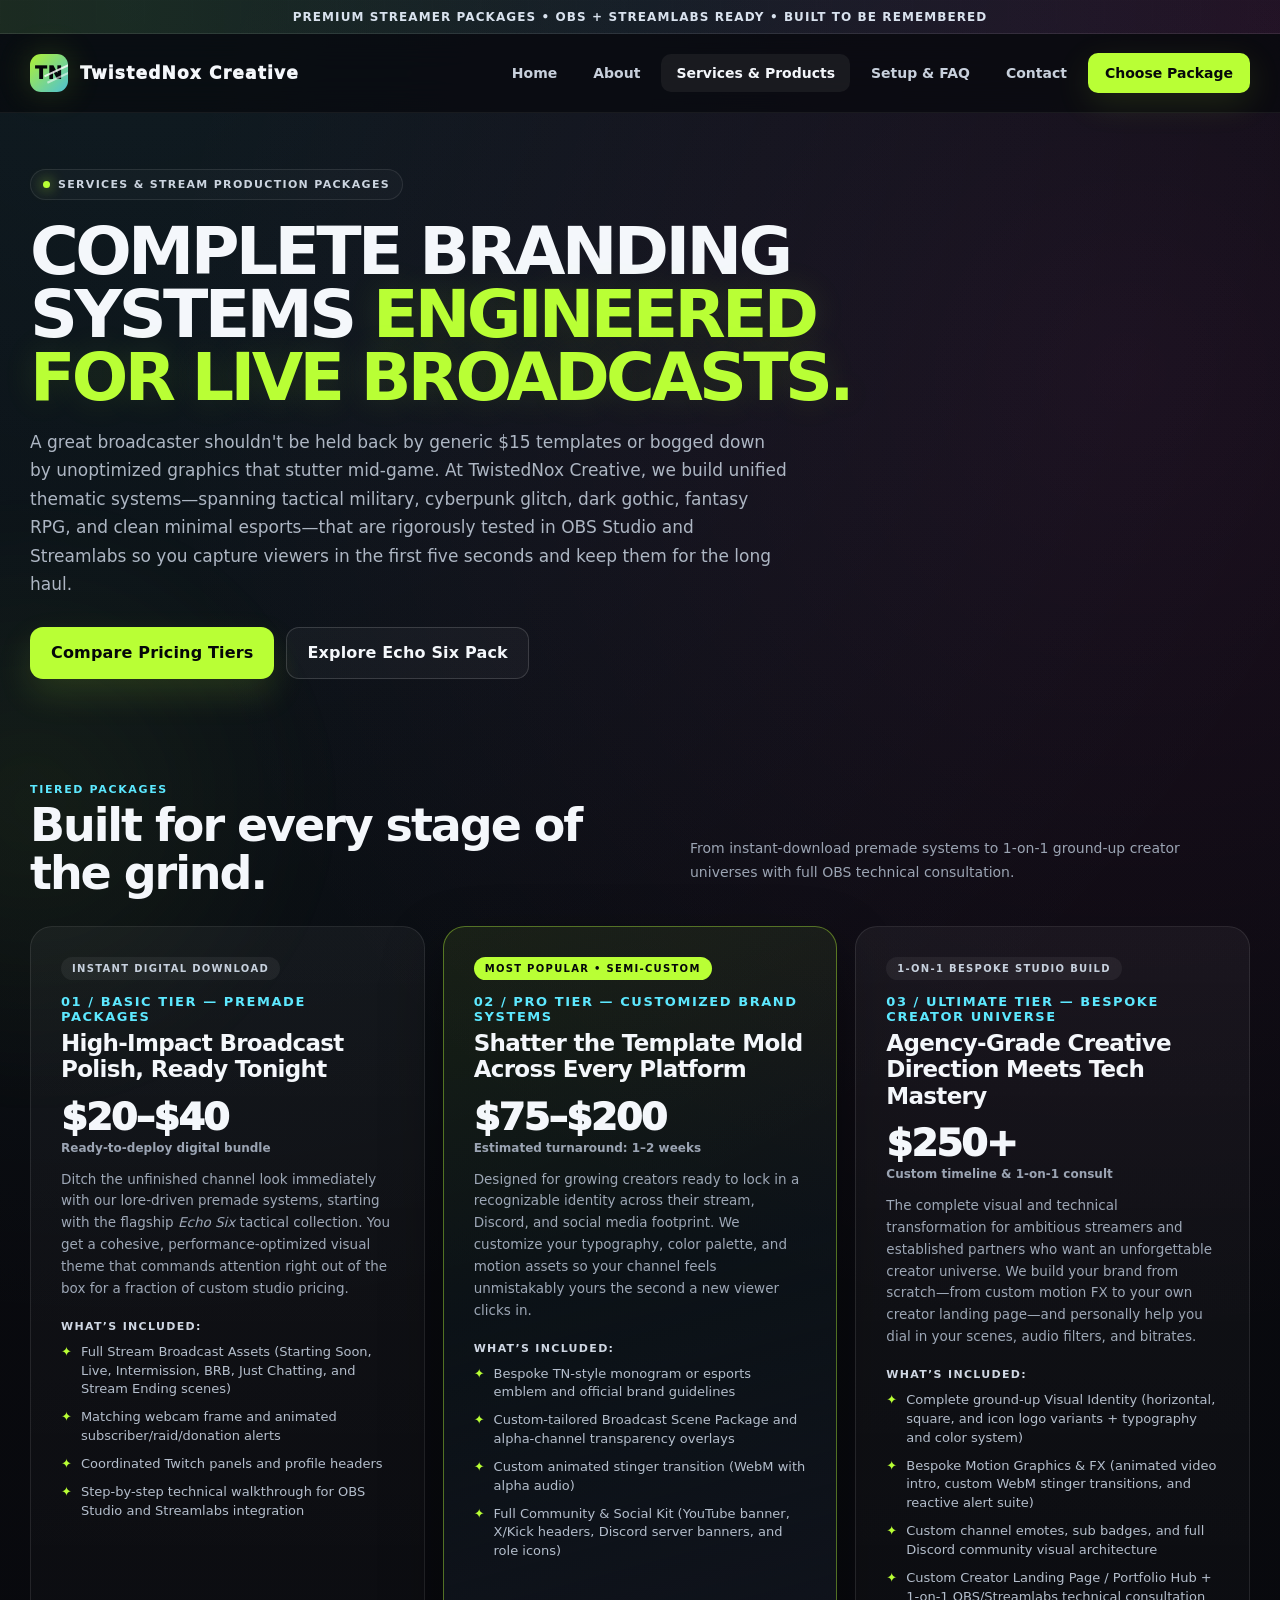
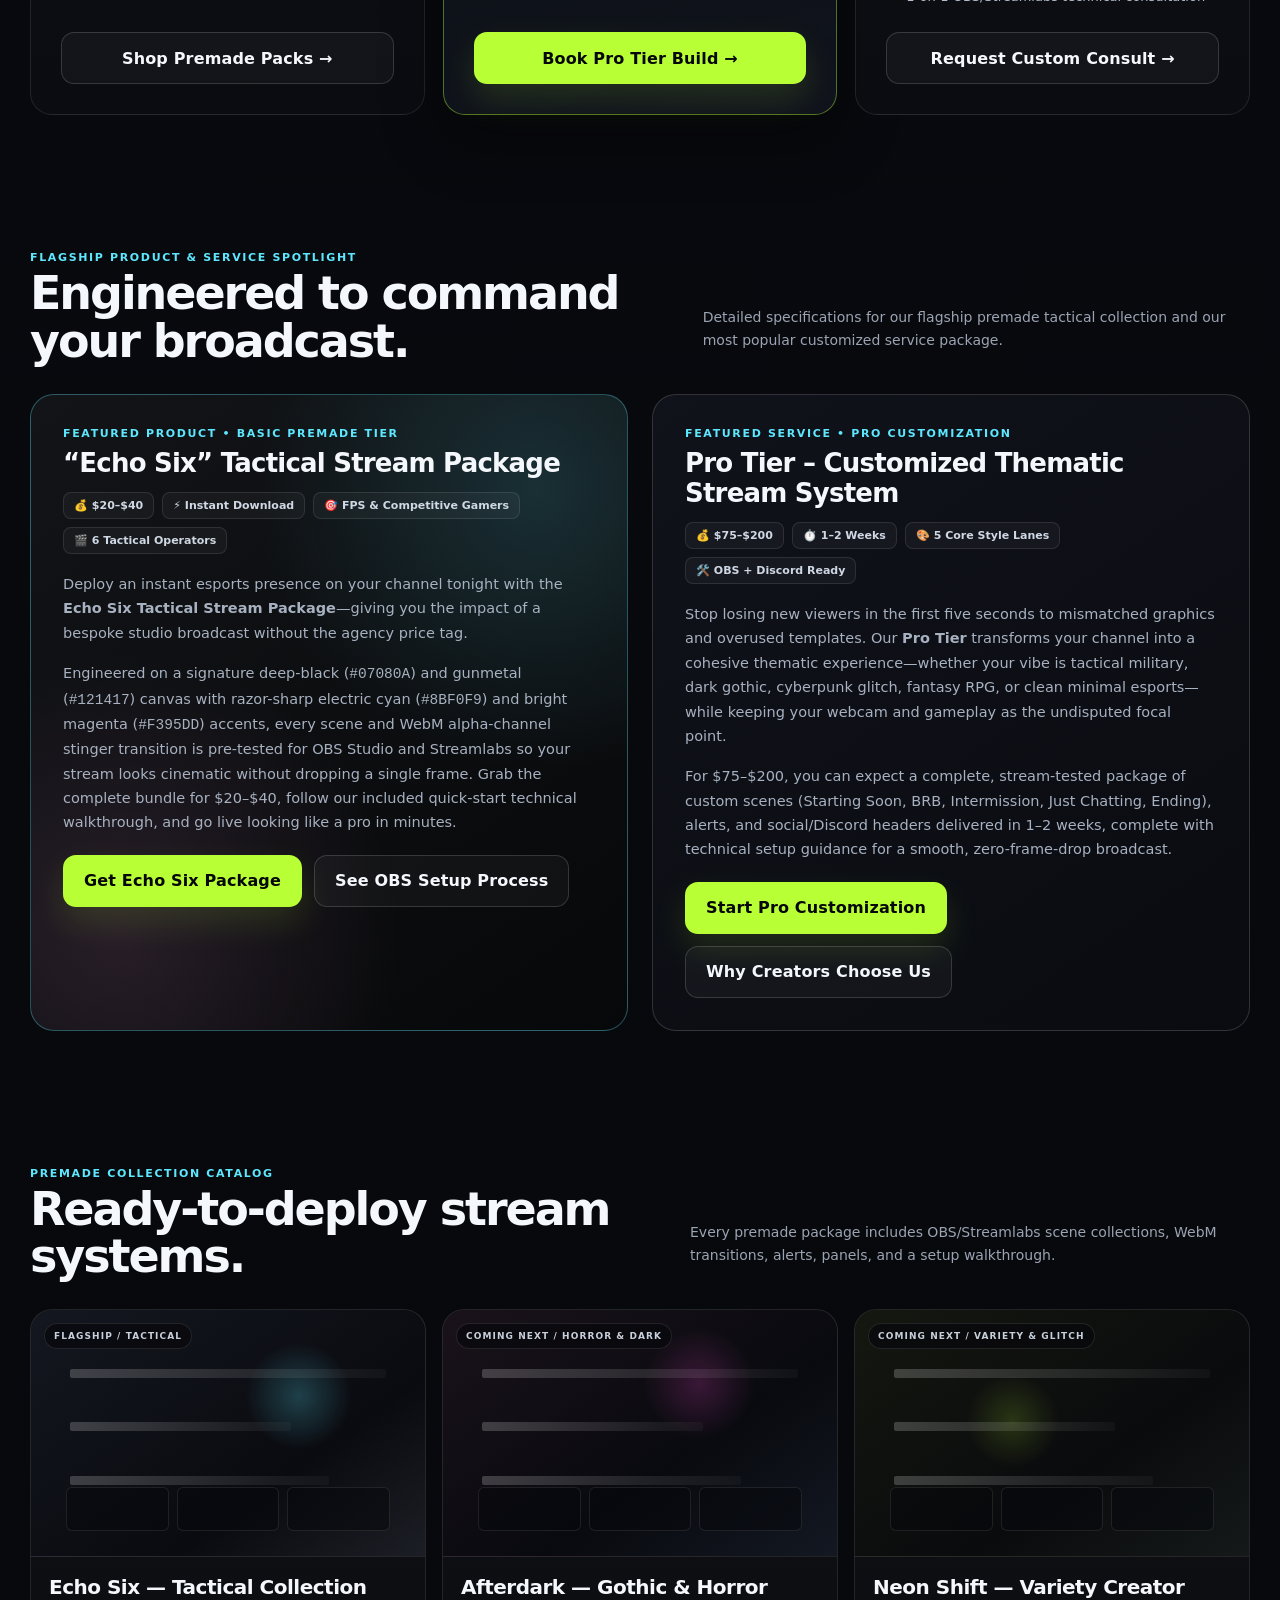
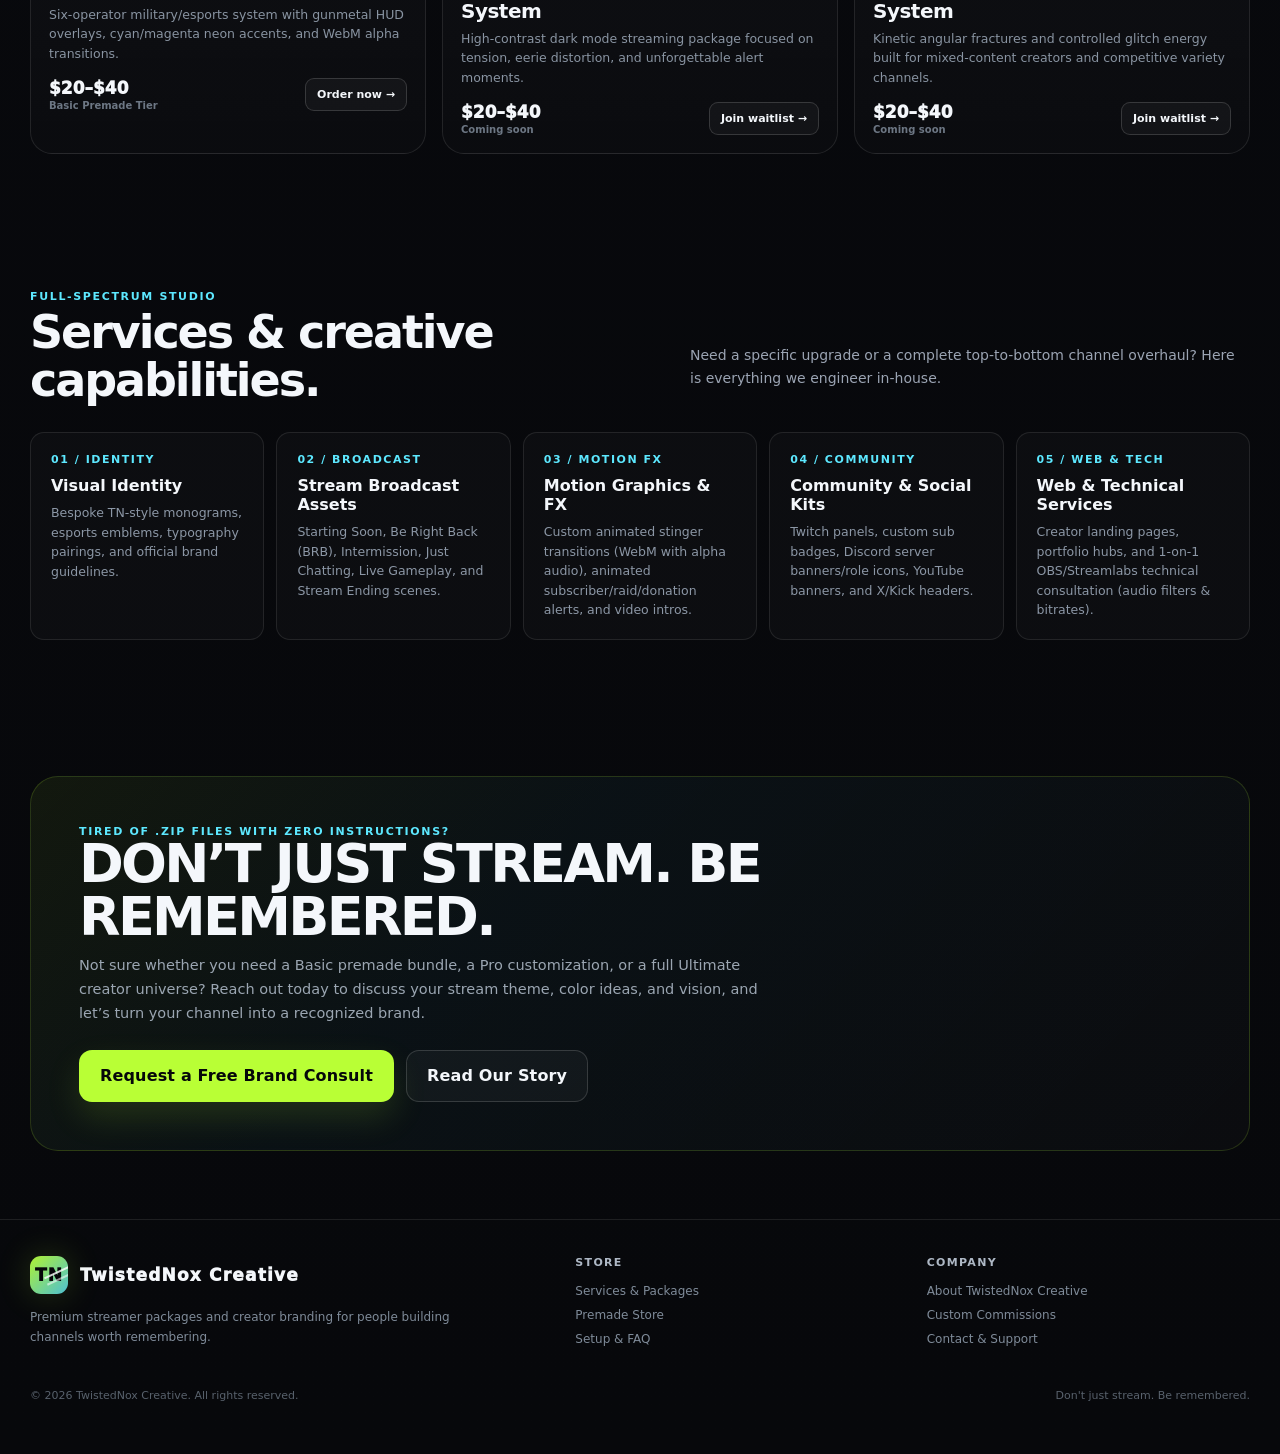
<file: services.html>
<!doctype html>
<html lang="en">
<head>
  <meta charset="utf-8" />
  <meta name="viewport" content="width=device-width, initial-scale=1" />
  <meta name="theme-color" content="#08090d" />
  <meta name="description" content="Explore TwistedNox Creative stream branding packages, Basic/Pro/Ultimate tiers, the Echo Six Tactical Collection, WebM motion graphics, and OBS technical consulting." />
  <meta name="author" content="TwistedNox Creative" />
  <meta property="og:title" content="Services & Products — TwistedNox Creative" />
  <meta property="og:description" content="Complete branding systems engineered for live broadcasts. Premade stream packages ($20–$40), Pro customized systems ($75–$200), and Ultimate bespoke creator universes ($250+)." />
  <meta property="og:type" content="website" />
  <title>Services &amp; Products — TwistedNox Creative | Complete Branding Systems</title>

  <style>
    :root {
      --bg: #08090d;
      --bg-2: #0d1018;
      --panel: rgba(17,20,30,.76);
      --panel-strong: #11141e;
      --line: rgba(255,255,255,.095);
      --line-strong: rgba(255,255,255,.15);
      --text: #f4f7fb;
      --muted: #9ba4b3;
      --muted-2: #717b8a;
      --accent: #b9ff35;
      --accent-2: #5de8ff;
      --hot: #ff4dd8;
      --gold: #f59e0b;
      --shadow: 0 25px 70px rgba(0,0,0,.46);
      --radius: 22px;
      --radius-sm: 14px;
      --max: 1220px;
    }

    * { box-sizing: border-box; }
    html { scroll-behavior: smooth; }
    body {
      margin: 0;
      color: var(--text);
      background:
        radial-gradient(circle at 10% 0%, rgba(93,232,255,.08), transparent 28%),
        radial-gradient(circle at 88% 8%, rgba(255,77,216,.08), transparent 22%),
        linear-gradient(180deg, #090a0f 0%, #07080b 100%);
      font-family: Inter, ui-sans-serif, system-ui, -apple-system, BlinkMacSystemFont, "Segoe UI", sans-serif;
      overflow-x: hidden;
    }

    a { color: inherit; text-decoration: none; }
    button, a { -webkit-tap-highlight-color: transparent; }
    .container { width: min(var(--max), calc(100% - 40px)); margin-inline: auto; }

    body::before {
      content: "";
      position: fixed;
      inset: 0;
      pointer-events: none;
      z-index: -2;
      opacity: .35;
      background-image:
        linear-gradient(rgba(255,255,255,.025) 1px, transparent 1px),
        linear-gradient(90deg, rgba(255,255,255,.025) 1px, transparent 1px);
      background-size: 48px 48px;
      mask-image: linear-gradient(to bottom, rgba(0,0,0,.95), transparent 75%);
    }

    body::after {
      content: "";
      position: fixed;
      width: 55vw;
      height: 55vw;
      left: -25vw;
      bottom: -20vw;
      background: radial-gradient(circle, rgba(185,255,53,.055), transparent 62%);
      filter: blur(24px);
      pointer-events: none;
      z-index: -1;
    }

    .announcement {
      min-height: 34px;
      display: grid;
      place-items: center;
      padding: 8px 16px;
      border-bottom: 1px solid var(--line);
      background: linear-gradient(90deg, rgba(185,255,53,.08), rgba(93,232,255,.04), rgba(255,77,216,.06));
      color: #d9e2ee;
      font-size: 12px;
      letter-spacing: .09em;
      text-transform: uppercase;
      font-weight: 800;
    }

    header {
      position: sticky;
      top: 0;
      z-index: 100;
      border-bottom: 1px solid rgba(255,255,255,.06);
      background: rgba(8,9,13,.72);
      backdrop-filter: blur(18px);
    }

    .nav {
      height: 78px;
      display: flex;
      align-items: center;
      justify-content: space-between;
      gap: 24px;
    }

    .brand {
      display: inline-flex;
      align-items: center;
      gap: 12px;
      font-weight: 950;
      letter-spacing: .07em;
      font-size: 17px;
    }

    .brand-mark {
      width: 38px;
      height: 38px;
      border-radius: 11px;
      position: relative;
      overflow: hidden;
      display: grid;
      place-items: center;
      background: linear-gradient(135deg, rgba(185,255,53,.95), rgba(93,232,255,.82));
      color: #050609;
      font-weight: 1000;
      box-shadow: 0 0 34px rgba(185,255,53,.18);
    }

    .brand-mark::after {
      content: "";
      position: absolute;
      width: 80%;
      height: 2px;
      background: rgba(255,255,255,.8);
      transform: rotate(-25deg);
      right: -14%;
      top: 40%;
      box-shadow: 0 7px 0 rgba(255,255,255,.55);
    }

    .nav-links {
      display: flex;
      align-items: center;
      gap: 6px;
    }

    .nav-links a {
      padding: 11px 15px;
      border-radius: 10px;
      color: #c8d0dc;
      font-size: 14px;
      font-weight: 750;
      transition: .2s ease;
    }
    .nav-links a:hover, .nav-links a.active { color: var(--text); background: rgba(255,255,255,.06); }

    .nav-cta {
      padding: 12px 17px !important;
      color: #07090b !important;
      background: var(--accent) !important;
      box-shadow: 0 10px 35px rgba(185,255,53,.12);
    }
    .nav-cta:hover { background: #ceff72 !important; }

    .menu {
      display: none;
      border: 1px solid var(--line-strong);
      color: var(--text);
      background: rgba(255,255,255,.03);
      border-radius: 10px;
      width: 44px;
      height: 44px;
      cursor: pointer;
    }

    .hero { padding: 56px 0 36px; }
    .eyebrow {
      display: inline-flex;
      align-items: center;
      gap: 8px;
      padding: 8px 12px;
      border: 1px solid var(--line);
      border-radius: 999px;
      color: #cbd4df;
      font-size: 11px;
      letter-spacing: .12em;
      text-transform: uppercase;
      font-weight: 900;
      background: rgba(255,255,255,.025);
    }
    .eyebrow-dot { width: 7px; height: 7px; border-radius: 999px; background: var(--accent); box-shadow: 0 0 14px var(--accent); }

    h1 {
      font-size: clamp(40px, 5.2vw, 74px);
      line-height: .95;
      letter-spacing: -.055em;
      margin: 20px 0 18px;
      max-width: 920px;
    }
    .accent-word { color: var(--accent); text-shadow: 0 0 34px rgba(185,255,53,.12); }

    .hero-copy {
      max-width: 760px;
      color: #adb6c3;
      font-size: 17px;
      line-height: 1.68;
      margin: 0 0 28px;
    }

    .hero-actions { display: flex; flex-wrap: wrap; gap: 12px; }
    .btn {
      display: inline-flex;
      align-items: center;
      justify-content: center;
      min-height: 52px;
      padding: 0 20px;
      border-radius: 13px;
      border: 1px solid transparent;
      font-weight: 900;
      letter-spacing: .01em;
      cursor: pointer;
      transition: transform .18s ease, box-shadow .18s ease, border-color .18s ease, background .18s ease;
    }
    .btn:hover { transform: translateY(-2px); }
    .btn-primary { color: #050709; background: var(--accent); box-shadow: 0 15px 34px rgba(185,255,53,.13); }
    .btn-secondary { color: var(--text); background: rgba(255,255,255,.035); border-color: var(--line-strong); }

    section { padding: 68px 0; }
    .section-head {
      display: flex;
      align-items: end;
      justify-content: space-between;
      gap: 24px;
      margin-bottom: 28px;
    }
    .section-kicker { color: var(--accent-2); text-transform: uppercase; letter-spacing: .15em; font-size: 11px; font-weight: 900; }
    .section-title { margin: 6px 0 0; font-size: clamp(28px, 3.8vw, 46px); letter-spacing: -.045em; line-height: 1.04; }
    .section-copy { max-width: 560px; color: var(--muted); line-height: 1.65; font-size: 14px; }

    /* 3-Tier Service Pricing Grid */
    .tiers-grid {
      display: grid;
      grid-template-columns: repeat(3, 1fr);
      gap: 18px;
      align-items: stretch;
    }
    .tier-card {
      display: flex;
      flex-direction: column;
      justify-content: space-between;
      padding: 30px;
      border-radius: var(--radius);
      border: 1px solid var(--line);
      background: linear-gradient(180deg, rgba(255,255,255,.045), rgba(255,255,255,.015));
      position: relative;
      transition: .22s ease;
    }
    .tier-card:hover { transform: translateY(-4px); border-color: var(--line-strong); }
    .tier-card.featured-tier {
      border-color: rgba(185,255,53,.4);
      background: linear-gradient(165deg, rgba(185,255,53,.075), rgba(93,232,255,.04) 45%, rgba(17,20,30,.92));
      box-shadow: 0 24px 60px rgba(0,0,0,.42);
    }
    .tier-badge {
      display: inline-block;
      padding: 6px 11px;
      border-radius: 999px;
      font-size: 10px;
      font-weight: 900;
      letter-spacing: .13em;
      text-transform: uppercase;
      background: rgba(255,255,255,.06);
      color: #c7d1de;
      margin-bottom: 14px;
    }
    .tier-card.featured-tier .tier-badge {
      background: var(--accent);
      color: #050709;
    }
    .tier-name { font-size: 13px; font-weight: 900; color: var(--accent-2); text-transform: uppercase; letter-spacing: .12em; }
    .tier-catchy { margin: 6px 0 12px; font-size: 23px; letter-spacing: -.03em; line-height: 1.15; }
    .tier-price {
      font-size: 38px;
      font-weight: 950;
      letter-spacing: -.04em;
      margin: 4px 0 14px;
    }
    .tier-price span { font-size: 12px; font-weight: 700; color: var(--muted); display: block; margin-top: 2px; letter-spacing: 0; }
    .tier-desc { color: #9da7b6; font-size: 13.5px; line-height: 1.62; margin: 0 0 20px; }
    .tier-list-title { font-size: 11px; font-weight: 900; text-transform: uppercase; letter-spacing: .12em; color: #cfd7e3; margin-bottom: 10px; }
    .tier-list {
      list-style: none;
      padding: 0;
      margin: 0 0 26px;
      display: grid;
      gap: 9px;
      font-size: 13px;
      color: #b4becc;
    }
    .tier-list li {
      display: flex;
      gap: 9px;
      line-height: 1.45;
    }
    .tier-list li::before {
      content: "✦";
      color: var(--accent);
      font-weight: 900;
      flex-shrink: 0;
    }

    /* Spotlight Product & Service Breakdown */
    .spotlight-grid {
      display: grid;
      grid-template-columns: 1fr 1fr;
      gap: 24px;
    }
    .spotlight-card {
      padding: 32px;
      border-radius: 24px;
      border: 1px solid var(--line-strong);
      background: linear-gradient(145deg, rgba(18,20,28,.92), rgba(10,12,18,.95));
      position: relative;
      overflow: hidden;
    }
    .spotlight-card.echo {
      border-color: rgba(93,232,255,.32);
      background:
        radial-gradient(circle at 85% 15%, rgba(93,232,255,.15), transparent 38%),
        radial-gradient(circle at 15% 85%, rgba(243,149,221,.12), transparent 38%),
        linear-gradient(145deg, #121417, #07080A);
    }
    .spotlight-meta {
      display: flex;
      flex-wrap: wrap;
      gap: 8px;
      margin: 14px 0 18px;
    }
    .meta-pill {
      padding: 6px 10px;
      border-radius: 8px;
      border: 1px solid rgba(255,255,255,.1);
      background: rgba(255,255,255,.035);
      font-size: 11px;
      font-weight: 800;
      color: #cfd8e4;
    }
    .spotlight-card h3 { margin: 8px 0 10px; font-size: 26px; letter-spacing: -.03em; }
    .spotlight-card p { color: #a7b1c0; font-size: 14.5px; line-height: 1.68; margin: 0 0 16px; }

    /* Product Catalog Cards */
    .featured {
      display: grid;
      grid-template-columns: repeat(3, 1fr);
      gap: 16px;
    }
    .product {
      min-width:0;
      overflow:hidden;
      border-radius: var(--radius);
      border:1px solid var(--line);
      background: linear-gradient(180deg, rgba(255,255,255,.045), rgba(255,255,255,.016));
      transition:.2s ease;
    }
    .product:hover { transform:translateY(-4px); border-color:var(--line-strong); box-shadow: 0 20px 50px rgba(0,0,0,.24); }
    .product-preview {
      aspect-ratio: 16/10;
      position:relative;
      overflow:hidden;
      background: #0c0e14;
      border-bottom:1px solid var(--line);
    }
    .product-preview.p1 { background: radial-gradient(circle at 68% 35%, rgba(93,232,255,.23), transparent 17%), linear-gradient(145deg,#141720,#0a0b10 66%,#1c1e25); }
    .product-preview.p2 { background: radial-gradient(circle at 65% 30%, rgba(255,77,216,.19), transparent 18%), linear-gradient(145deg,#1a121a,#090a0f 60%,#131822); }
    .product-preview.p3 { background: radial-gradient(circle at 40% 45%, rgba(185,255,53,.16), transparent 17%), linear-gradient(145deg,#151710,#0a0b0d 62%,#15191a); }
    .preview-tag { position:absolute; top:13px; left:13px; padding:7px 9px; border-radius:999px; background:rgba(8,9,13,.75); border:1px solid rgba(255,255,255,.1); color:#c7d0db; font-size:9px; font-weight:900; letter-spacing:.12em; text-transform:uppercase; }
    .preview-lines { position:absolute; inset:24% 10% 15%; display:grid; gap:10px; }
    .preview-lines span { height:9px; border-radius:2px; background:linear-gradient(90deg, rgba(255,255,255,.2), rgba(255,255,255,.03)); }
    .preview-lines span:nth-child(2) { width:70%; }
    .preview-lines span:nth-child(3) { width:82%; }
    .preview-lower { position:absolute; left:9%; right:9%; bottom:10%; height:18%; display:flex; gap:8px; }
    .preview-lower span { flex:1; border:1px solid rgba(255,255,255,.09); background:rgba(7,8,12,.52); border-radius:6px; }
    .product-body { padding: 18px; }
    .product-body h3 { margin:0 0 6px; font-size:20px; letter-spacing:-.025em; }
    .product-body p { margin:0 0 14px; color:#8994a2; font-size:12.5px; line-height:1.58; min-height:42px; }
    .product-foot { display:flex; justify-content:space-between; align-items:center; gap:12px; }
    .price { font-weight:950; font-size:17px; }
    .price small { display:block; color:#6d7784; font-size:10px; font-weight:700; margin-top:2px; }
    .mini-btn { padding:9px 11px; border-radius:9px; border:1px solid var(--line-strong); background:rgba(255,255,255,.035); font-size:11px; font-weight:900; }

    /* 5 Creative Capabilities */
    .cap-grid {
      display: grid;
      grid-template-columns: repeat(5, 1fr);
      gap: 12px;
    }
    .cap-card {
      padding: 20px;
      border-radius: var(--radius-sm);
      border: 1px solid var(--line);
      background: rgba(255,255,255,.022);
    }
    .cap-icon { color: var(--accent-2); font-size: 11px; font-weight: 900; letter-spacing: .14em; text-transform: uppercase; }
    .cap-card h3 { margin: 10px 0 8px; font-size: 16px; }
    .cap-card p { margin: 0; color: #8c97a6; font-size: 12.5px; line-height: 1.55; }

    .manifesto {
      position:relative;
      overflow:hidden;
      border:1px solid rgba(185,255,53,.16);
      border-radius: 28px;
      padding: 48px;
      background: linear-gradient(135deg, rgba(185,255,53,.065), rgba(93,232,255,.045) 38%, rgba(255,255,255,.018));
    }
    .manifesto h2 { position:relative; margin:0 0 10px; max-width:780px; font-size:clamp(30px,4.5vw,54px); letter-spacing:-.05em; line-height:.98; }
    .manifesto p { position:relative; max-width:690px; margin:0 0 24px; color:#9ba6b2; line-height:1.65; font-size:14.5px; }

    footer { padding:36px 0 52px; border-top:1px solid var(--line); }
    .footer-grid { display:grid; grid-template-columns: 1.6fr 1fr 1fr; gap:28px; }
    .footer-brand { max-width:440px; }
    .footer-brand p { color:#7f8b99; font-size:12px; line-height:1.65; margin:14px 0 0; }
    .footer-col h4 { margin:0 0 10px; font-size:11px; letter-spacing:.12em; text-transform:uppercase; color:#aeb8c5; }
    .footer-col a { display:block; padding:5px 0; color:#7f8b99; font-size:12px; }
    .footer-col a:hover { color:#eaf0f5; }
    .copyright { margin-top:38px; color:#58616c; font-size:11px; display:flex; justify-content:space-between; gap:20px; }

    .reveal { opacity:0; transform:translateY(20px); transition:opacity .7s ease, transform .7s ease; }
    .reveal.is-visible { opacity:1; transform:none; }

    @media (max-width: 1020px) {
      .tiers-grid, .spotlight-grid, .featured { grid-template-columns: 1fr; }
      .cap-grid { grid-template-columns: repeat(2, 1fr); }
      .nav-links { display:none; position:absolute; top:78px; left:20px; right:20px; padding:10px; border:1px solid var(--line-strong); border-radius:14px; background:rgba(10,11,16,.97); flex-direction:column; align-items:stretch; box-shadow:var(--shadow); }
      .nav-links.open { display:flex; }
      .menu { display:block; }
    }

    @media (max-width: 680px) {
      .container { width:min(var(--max), calc(100% - 28px)); }
      .nav { height:68px; }
      .nav-links { top:68px; left:14px; right:14px; }
      .cap-grid { grid-template-columns: 1fr; }
      .manifesto, .spotlight-card { padding: 26px 20px; }
      .footer-grid { grid-template-columns:1fr 1fr; }
      .footer-brand { grid-column:1/-1; }
      .copyright { flex-direction:column; }
    }
  </style>
</head>
<body>
  <div class="announcement">Premium streamer packages • OBS + Streamlabs ready • Built to be remembered</div>

  <header>
    <div class="container nav">
      <a class="brand" href="index.html" aria-label="TwistedNox Creative home">
        <span class="brand-mark">TN</span>
        <span>TwistedNox Creative</span>
      </a>

      <button class="menu" id="menuBtn" aria-label="Open navigation" aria-expanded="false">☰</button>

      <nav class="nav-links" id="navLinks" aria-label="Primary navigation">
        <a href="index.html">Home</a>
        <a href="about.html">About</a>
        <a class="active" href="services.html">Services &amp; Products</a>
        <a href="index.html#setup">Setup &amp; FAQ</a>
        <a href="index.html#contact">Contact</a>
        <a class="nav-cta" href="#tiers">Choose Package</a>
      </nav>
    </div>
  </header>

  <main>
    <!-- 1. HERO SECTION -->
    <section class="hero">
      <div class="container reveal">
        <span class="eyebrow"><span class="eyebrow-dot"></span> Services &amp; Stream Production Packages</span>
        <h1>COMPLETE BRANDING SYSTEMS <span class="accent-word">ENGINEERED FOR LIVE BROADCASTS.</span></h1>
        <p class="hero-copy">
          A great broadcaster shouldn't be held back by generic $15 templates or bogged down by unoptimized graphics that stutter mid-game. At TwistedNox Creative, we build unified thematic systems—spanning tactical military, cyberpunk glitch, dark gothic, fantasy RPG, and clean minimal esports—that are rigorously tested in OBS Studio and Streamlabs so you capture viewers in the first five seconds and keep them for the long haul.
        </p>
        <div class="hero-actions">
          <a class="btn btn-primary" href="#tiers">Compare Pricing Tiers</a>
          <a class="btn btn-secondary" href="#echo-six">Explore Echo Six Pack</a>
        </div>
      </div>
    </section>

    <!-- 2. COMPLETE 3-TIER SERVICES STRUCTURE -->
    <section id="tiers" class="reveal">
      <div class="container">
        <div class="section-head">
          <div>
            <div class="section-kicker">Tiered Packages</div>
            <h2 class="section-title">Built for every stage of the grind.</h2>
          </div>
          <p class="section-copy">From instant-download premade systems to 1-on-1 ground-up creator universes with full OBS technical consultation.</p>
        </div>

        <div class="tiers-grid">
          <!-- TIER 1: BASIC -->
          <article class="tier-card">
            <div>
              <span class="tier-badge">Instant Digital Download</span>
              <div class="tier-name">01 / Basic Tier — Premade Packages</div>
              <h3 class="tier-catchy">High-Impact Broadcast Polish, Ready Tonight</h3>
              <div class="tier-price">$20–$40 <span>Ready-to-deploy digital bundle</span></div>
              <p class="tier-desc">
                Ditch the unfinished channel look immediately with our lore-driven premade systems, starting with the flagship <em>Echo Six</em> tactical collection. You get a cohesive, performance-optimized visual theme that commands attention right out of the box for a fraction of custom studio pricing.
              </p>
              <div class="tier-list-title">What’s Included:</div>
              <ul class="tier-list">
                <li>Full Stream Broadcast Assets (Starting Soon, Live, Intermission, BRB, Just Chatting, and Stream Ending scenes)</li>
                <li>Matching webcam frame and animated subscriber/raid/donation alerts</li>
                <li>Coordinated Twitch panels and profile headers</li>
                <li>Step-by-step technical walkthrough for OBS Studio and Streamlabs integration</li>
              </ul>
            </div>
            <a class="btn btn-secondary" href="#products">Shop Premade Packs →</a>
          </article>

          <!-- TIER 2: PRO (FEATURED) -->
          <article class="tier-card featured-tier">
            <div>
              <span class="tier-badge">Most Popular • Semi-Custom</span>
              <div class="tier-name">02 / Pro Tier — Customized Brand Systems</div>
              <h3 class="tier-catchy">Shatter the Template Mold Across Every Platform</h3>
              <div class="tier-price">$75–$200 <span>Estimated turnaround: 1–2 weeks</span></div>
              <p class="tier-desc">
                Designed for growing creators ready to lock in a recognizable identity across their stream, Discord, and social media footprint. We customize your typography, color palette, and motion assets so your channel feels unmistakably yours the second a new viewer clicks in.
              </p>
              <div class="tier-list-title">What’s Included:</div>
              <ul class="tier-list">
                <li>Bespoke TN-style monogram or esports emblem and official brand guidelines</li>
                <li>Custom-tailored Broadcast Scene Package and alpha-channel transparency overlays</li>
                <li>Custom animated stinger transition (WebM with alpha audio)</li>
                <li>Full Community &amp; Social Kit (YouTube banner, X/Kick headers, Discord server banners, and role icons)</li>
              </ul>
            </div>
            <a class="btn btn-primary" href="mailto:hello@twistednoxcreative.com?subject=Pro%20Tier%20Custom%20Stream%20System">Book Pro Tier Build →</a>
          </article>

          <!-- TIER 3: ULTIMATE -->
          <article class="tier-card">
            <div>
              <span class="tier-badge">1-on-1 Bespoke Studio Build</span>
              <div class="tier-name">03 / Ultimate Tier — Bespoke Creator Universe</div>
              <h3 class="tier-catchy">Agency-Grade Creative Direction Meets Tech Mastery</h3>
              <div class="tier-price">$250+ <span>Custom timeline &amp; 1-on-1 consult</span></div>
              <p class="tier-desc">
                The complete visual and technical transformation for ambitious streamers and established partners who want an unforgettable creator universe. We build your brand from scratch—from custom motion FX to your own creator landing page—and personally help you dial in your scenes, audio filters, and bitrates.
              </p>
              <div class="tier-list-title">What’s Included:</div>
              <ul class="tier-list">
                <li>Complete ground-up Visual Identity (horizontal, square, and icon logo variants + typography and color system)</li>
                <li>Bespoke Motion Graphics &amp; FX (animated video intro, custom WebM stinger transitions, and reactive alert suite)</li>
                <li>Custom channel emotes, sub badges, and full Discord community visual architecture</li>
                <li>Custom Creator Landing Page / Portfolio Hub + 1-on-1 OBS/Streamlabs technical consultation</li>
              </ul>
            </div>
            <a class="btn btn-secondary" href="mailto:hello@twistednoxcreative.com?subject=Ultimate%20Tier%20Bespoke%20Project">Request Custom Consult →</a>
          </article>
        </div>
      </div>
    </section>

    <!-- 3. SPOTLIGHT: PRODUCT & SERVICE DEEP DIVE -->
    <section id="echo-six" class="reveal">
      <div class="container">
        <div class="section-head">
          <div>
            <div class="section-kicker">Flagship Product &amp; Service Spotlight</div>
            <h2 class="section-title">Engineered to command your broadcast.</h2>
          </div>
          <p class="section-copy">Detailed specifications for our flagship premade tactical collection and our most popular customized service package.</p>
        </div>

        <div class="spotlight-grid">
          <!-- PRODUCT DESCRIPTION: ECHO SIX -->
          <div class="spotlight-card echo">
            <div class="section-kicker">Featured Product • Basic Premade Tier</div>
            <h3>“Echo Six” Tactical Stream Package</h3>
            <div class="spotlight-meta">
              <span class="meta-pill">💰 $20–$40</span>
              <span class="meta-pill">⚡ Instant Download</span>
              <span class="meta-pill">🎯 FPS &amp; Competitive Gamers</span>
              <span class="meta-pill">🎬 6 Tactical Operators</span>
            </div>
            <p>
              Deploy an instant esports presence on your channel tonight with the <strong>Echo Six Tactical Stream Package</strong>—giving you the impact of a bespoke studio broadcast without the agency price tag.
            </p>
            <p>
              Engineered on a signature deep-black (<code>#07080A</code>) and gunmetal (<code>#121417</code>) canvas with razor-sharp electric cyan (<code>#8BF0F9</code>) and bright magenta (<code>#F395DD</code>) accents, every scene and WebM alpha-channel stinger transition is pre-tested for OBS Studio and Streamlabs so your stream looks cinematic without dropping a single frame. Grab the complete bundle for $20–$40, follow our included quick-start technical walkthrough, and go live looking like a pro in minutes.
            </p>
            <div class="hero-actions" style="margin-top:20px;">
              <a class="btn btn-primary" href="mailto:hello@twistednoxcreative.com?subject=Order%20Echo%20Six%20Tactical%20Package">Get Echo Six Package</a>
              <a class="btn btn-secondary" href="index.html#setup">See OBS Setup Process</a>
            </div>
          </div>

          <!-- SERVICE DESCRIPTION: PRO TIER -->
          <div class="spotlight-card">
            <div class="section-kicker">Featured Service • Pro Customization</div>
            <h3>Pro Tier – Customized Thematic Stream System</h3>
            <div class="spotlight-meta">
              <span class="meta-pill">💰 $75–$200</span>
              <span class="meta-pill">⏱️ 1–2 Weeks</span>
              <span class="meta-pill">🎨 5 Core Style Lanes</span>
              <span class="meta-pill">🛠️ OBS + Discord Ready</span>
            </div>
            <p>
              Stop losing new viewers in the first five seconds to mismatched graphics and overused templates. Our <strong>Pro Tier</strong> transforms your channel into a cohesive thematic experience—whether your vibe is tactical military, dark gothic, cyberpunk glitch, fantasy RPG, or clean minimal esports—while keeping your webcam and gameplay as the undisputed focal point.
            </p>
            <p>
              For $75–$200, you can expect a complete, stream-tested package of custom scenes (Starting Soon, BRB, Intermission, Just Chatting, Ending), alerts, and social/Discord headers delivered in 1–2 weeks, complete with technical setup guidance for a smooth, zero-frame-drop broadcast.
            </p>
            <div class="hero-actions" style="margin-top:20px;">
              <a class="btn btn-primary" href="mailto:hello@twistednoxcreative.com?subject=Pro%20Tier%20Custom%20Consultation">Start Pro Customization</a>
              <a class="btn btn-secondary" href="about.html">Why Creators Choose Us</a>
            </div>
          </div>
        </div>
      </div>
    </section>

    <!-- 4. PREMADE STORE CATALOG -->
    <section id="products" class="reveal">
      <div class="container">
        <div class="section-head">
          <div>
            <div class="section-kicker">Premade Collection Catalog</div>
            <h2 class="section-title">Ready-to-deploy stream systems.</h2>
          </div>
          <p class="section-copy">Every premade package includes OBS/Streamlabs scene collections, WebM transitions, alerts, panels, and a setup walkthrough.</p>
        </div>

        <div class="featured">
          <article class="product">
            <div class="product-preview p1">
              <span class="preview-tag">Flagship / Tactical</span>
              <div class="preview-lines"><span></span><span></span><span></span></div>
              <div class="preview-lower"><span></span><span></span><span></span></div>
            </div>
            <div class="product-body">
              <h3>Echo Six — Tactical Collection</h3>
              <p>Six-operator military/esports system with gunmetal HUD overlays, cyan/magenta neon accents, and WebM alpha transitions.</p>
              <div class="product-foot">
                <div class="price">$20–$40 <small>Basic Premade Tier</small></div>
                <a class="mini-btn" href="mailto:hello@twistednoxcreative.com?subject=Echo%20Six%20Package">Order now →</a>
              </div>
            </div>
          </article>

          <article class="product">
            <div class="product-preview p2">
              <span class="preview-tag">Coming Next / Horror &amp; Dark</span>
              <div class="preview-lines"><span></span><span></span><span></span></div>
              <div class="preview-lower"><span></span><span></span><span></span></div>
            </div>
            <div class="product-body">
              <h3>Afterdark — Gothic &amp; Horror System</h3>
              <p>High-contrast dark mode streaming package focused on tension, eerie distortion, and unforgettable alert moments.</p>
              <div class="product-foot">
                <div class="price">$20–$40 <small>Coming soon</small></div>
                <a class="mini-btn" href="mailto:hello@twistednoxcreative.com?subject=Afterdark%20Waitlist">Join waitlist →</a>
              </div>
            </div>
          </article>

          <article class="product">
            <div class="product-preview p3">
              <span class="preview-tag">Coming Next / Variety &amp; Glitch</span>
              <div class="preview-lines"><span></span><span></span><span></span></div>
              <div class="preview-lower"><span></span><span></span><span></span></div>
            </div>
            <div class="product-body">
              <h3>Neon Shift — Variety Creator System</h3>
              <p>Kinetic angular fractures and controlled glitch energy built for mixed-content creators and competitive variety channels.</p>
              <div class="product-foot">
                <div class="price">$20–$40 <small>Coming soon</small></div>
                <a class="mini-btn" href="mailto:hello@twistednoxcreative.com?subject=Neon%20Shift%20Waitlist">Join waitlist →</a>
              </div>
            </div>
          </article>
        </div>
      </div>
    </section>

    <!-- 5. CORE CREATIVE CAPABILITIES -->
    <section class="reveal">
      <div class="container">
        <div class="section-head">
          <div>
            <div class="section-kicker">Full-Spectrum Studio</div>
            <h2 class="section-title">Services &amp; creative capabilities.</h2>
          </div>
          <p class="section-copy">Need a specific upgrade or a complete top-to-bottom channel overhaul? Here is everything we engineer in-house.</p>
        </div>

        <div class="cap-grid">
          <div class="cap-card">
            <div class="cap-icon">01 / IDENTITY</div>
            <h3>Visual Identity</h3>
            <p>Bespoke TN-style monograms, esports emblems, typography pairings, and official brand guidelines.</p>
          </div>
          <div class="cap-card">
            <div class="cap-icon">02 / BROADCAST</div>
            <h3>Stream Broadcast Assets</h3>
            <p>Starting Soon, Be Right Back (BRB), Intermission, Just Chatting, Live Gameplay, and Stream Ending scenes.</p>
          </div>
          <div class="cap-card">
            <div class="cap-icon">03 / MOTION FX</div>
            <h3>Motion Graphics &amp; FX</h3>
            <p>Custom animated stinger transitions (WebM with alpha audio), animated subscriber/raid/donation alerts, and video intros.</p>
          </div>
          <div class="cap-card">
            <div class="cap-icon">04 / COMMUNITY</div>
            <h3>Community &amp; Social Kits</h3>
            <p>Twitch panels, custom sub badges, Discord server banners/role icons, YouTube banners, and X/Kick headers.</p>
          </div>
          <div class="cap-card">
            <div class="cap-icon">05 / WEB &amp; TECH</div>
            <h3>Web &amp; Technical Services</h3>
            <p>Creator landing pages, portfolio hubs, and 1-on-1 OBS/Streamlabs technical consultation (audio filters &amp; bitrates).</p>
          </div>
        </div>
      </div>
    </section>

    <!-- 6. BOTTOM CALL TO ACTION -->
    <section class="reveal">
      <div class="container">
        <div class="manifesto">
          <div class="section-kicker">Tired of .zip files with zero instructions?</div>
          <h2>DON’T JUST STREAM. BE REMEMBERED.</h2>
          <p>Not sure whether you need a Basic premade bundle, a Pro customization, or a full Ultimate creator universe? Reach out today to discuss your stream theme, color ideas, and vision, and let’s turn your channel into a recognized brand.</p>
          <div class="hero-actions">
            <a class="btn btn-primary" href="mailto:hello@twistednoxcreative.com?subject=TwistedNox%20Creative%20Brand%20Consultation">Request a Free Brand Consult</a>
            <a class="btn btn-secondary" href="about.html">Read Our Story</a>
          </div>
        </div>
      </div>
    </section>
  </main>

  <footer>
    <div class="container">
      <div class="footer-grid">
        <div class="footer-brand">
          <a class="brand" href="index.html"><span class="brand-mark">TN</span><span>TwistedNox Creative</span></a>
          <p>Premium streamer packages and creator branding for people building channels worth remembering.</p>
        </div>
        <div class="footer-col">
          <h4>Store</h4>
          <a href="services.html">Services &amp; Packages</a>
          <a href="services.html#products">Premade Store</a>
          <a href="index.html#setup">Setup &amp; FAQ</a>
        </div>
        <div class="footer-col">
          <h4>Company</h4>
          <a href="about.html">About TwistedNox Creative</a>
          <a href="services.html#tiers">Custom Commissions</a>
          <a href="mailto:hello@twistednoxcreative.com">Contact &amp; Support</a>
        </div>
      </div>
      <div class="copyright">
        <span>© <span id="year"></span> TwistedNox Creative. All rights reserved.</span>
        <span>Don't just stream. Be remembered.</span>
      </div>
    </div>
  </footer>

  <script>
    const menuBtn = document.getElementById('menuBtn');
    const navLinks = document.getElementById('navLinks');
    menuBtn?.addEventListener('click', () => {
      const open = navLinks.classList.toggle('open');
      menuBtn.setAttribute('aria-expanded', String(open));
    });

    navLinks?.querySelectorAll('a').forEach(link => {
      link.addEventListener('click', () => {
        navLinks.classList.remove('open');
        menuBtn?.setAttribute('aria-expanded', 'false');
      });
    });

    const year = document.getElementById('year');
    if (year) year.textContent = new Date().getFullYear();

    const observer = new IntersectionObserver(entries => {
      entries.forEach(entry => {
        if (entry.isIntersecting) {
          entry.target.classList.add('is-visible');
          observer.unobserve(entry.target);
        }
      });
    }, { threshold: 0.08 });
    document.querySelectorAll('.reveal').forEach(el => observer.observe(el));
  </script>
</body>
</html>
</file>
